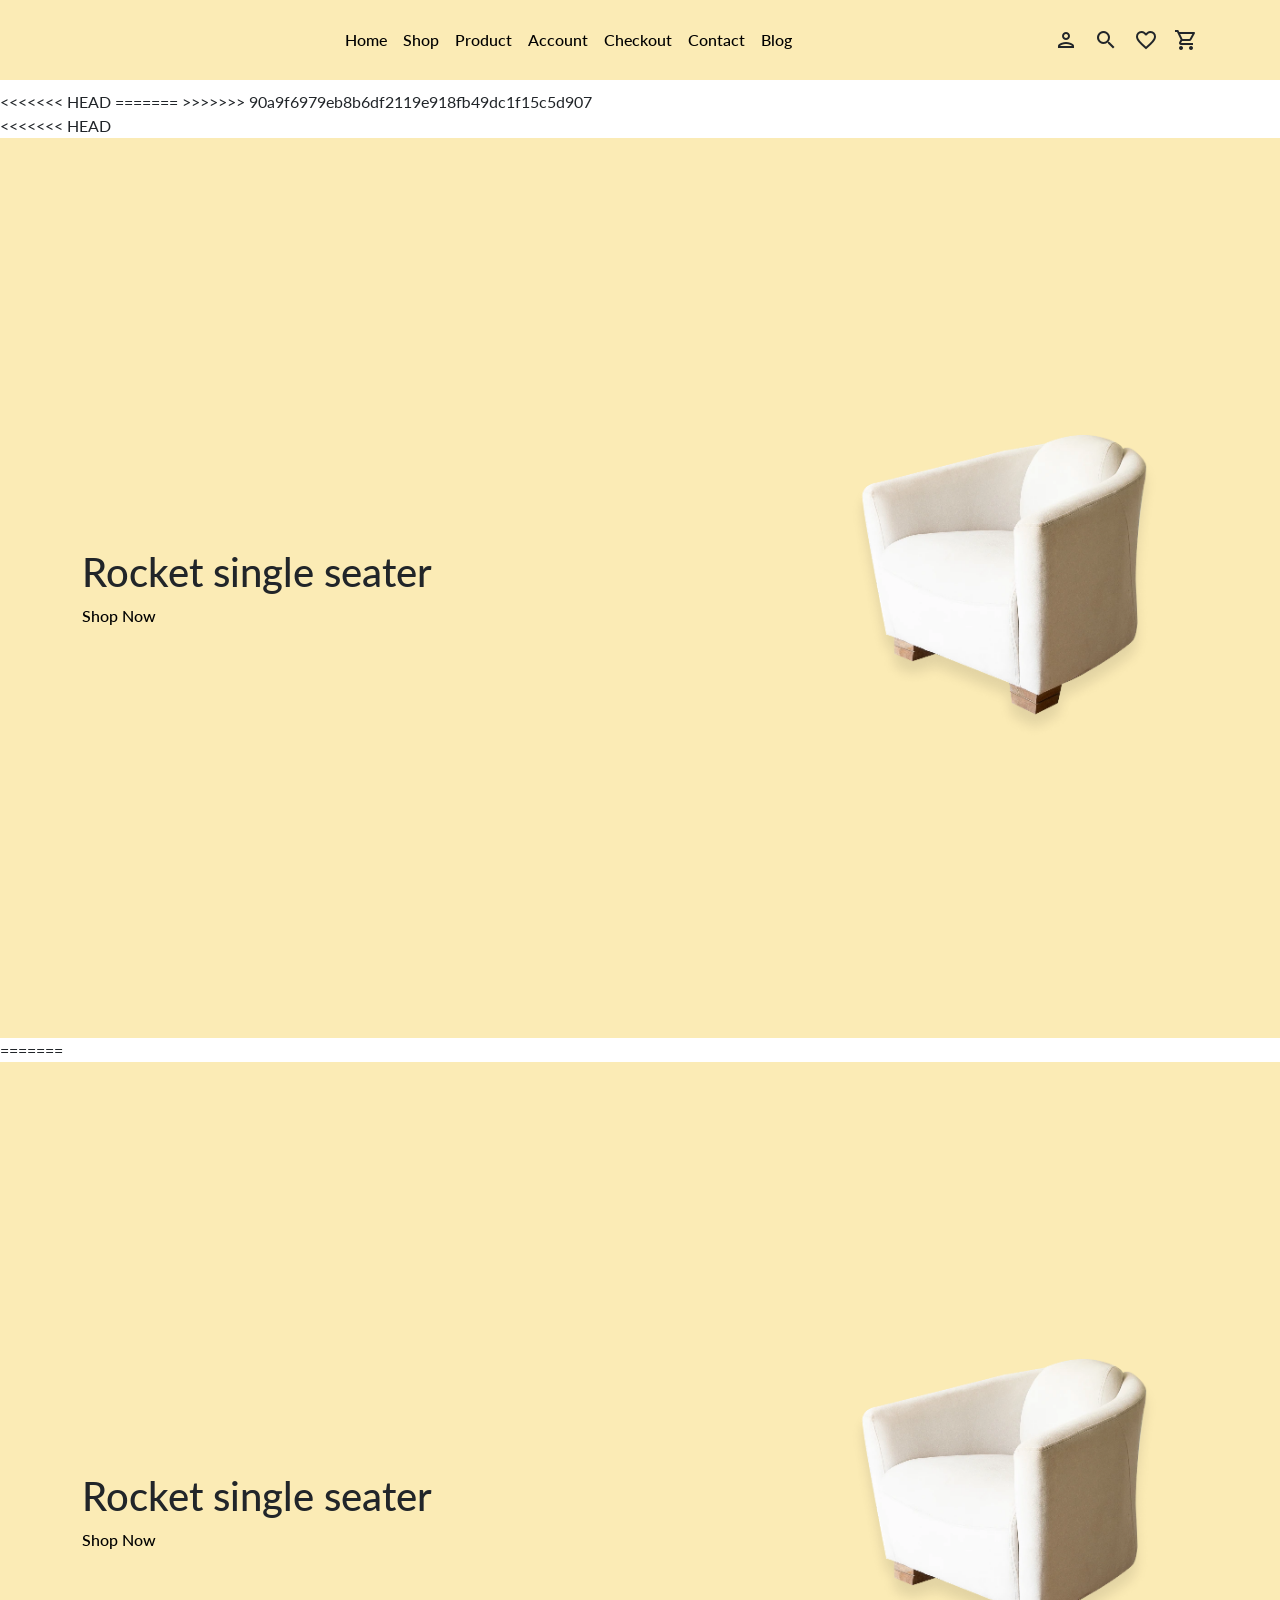
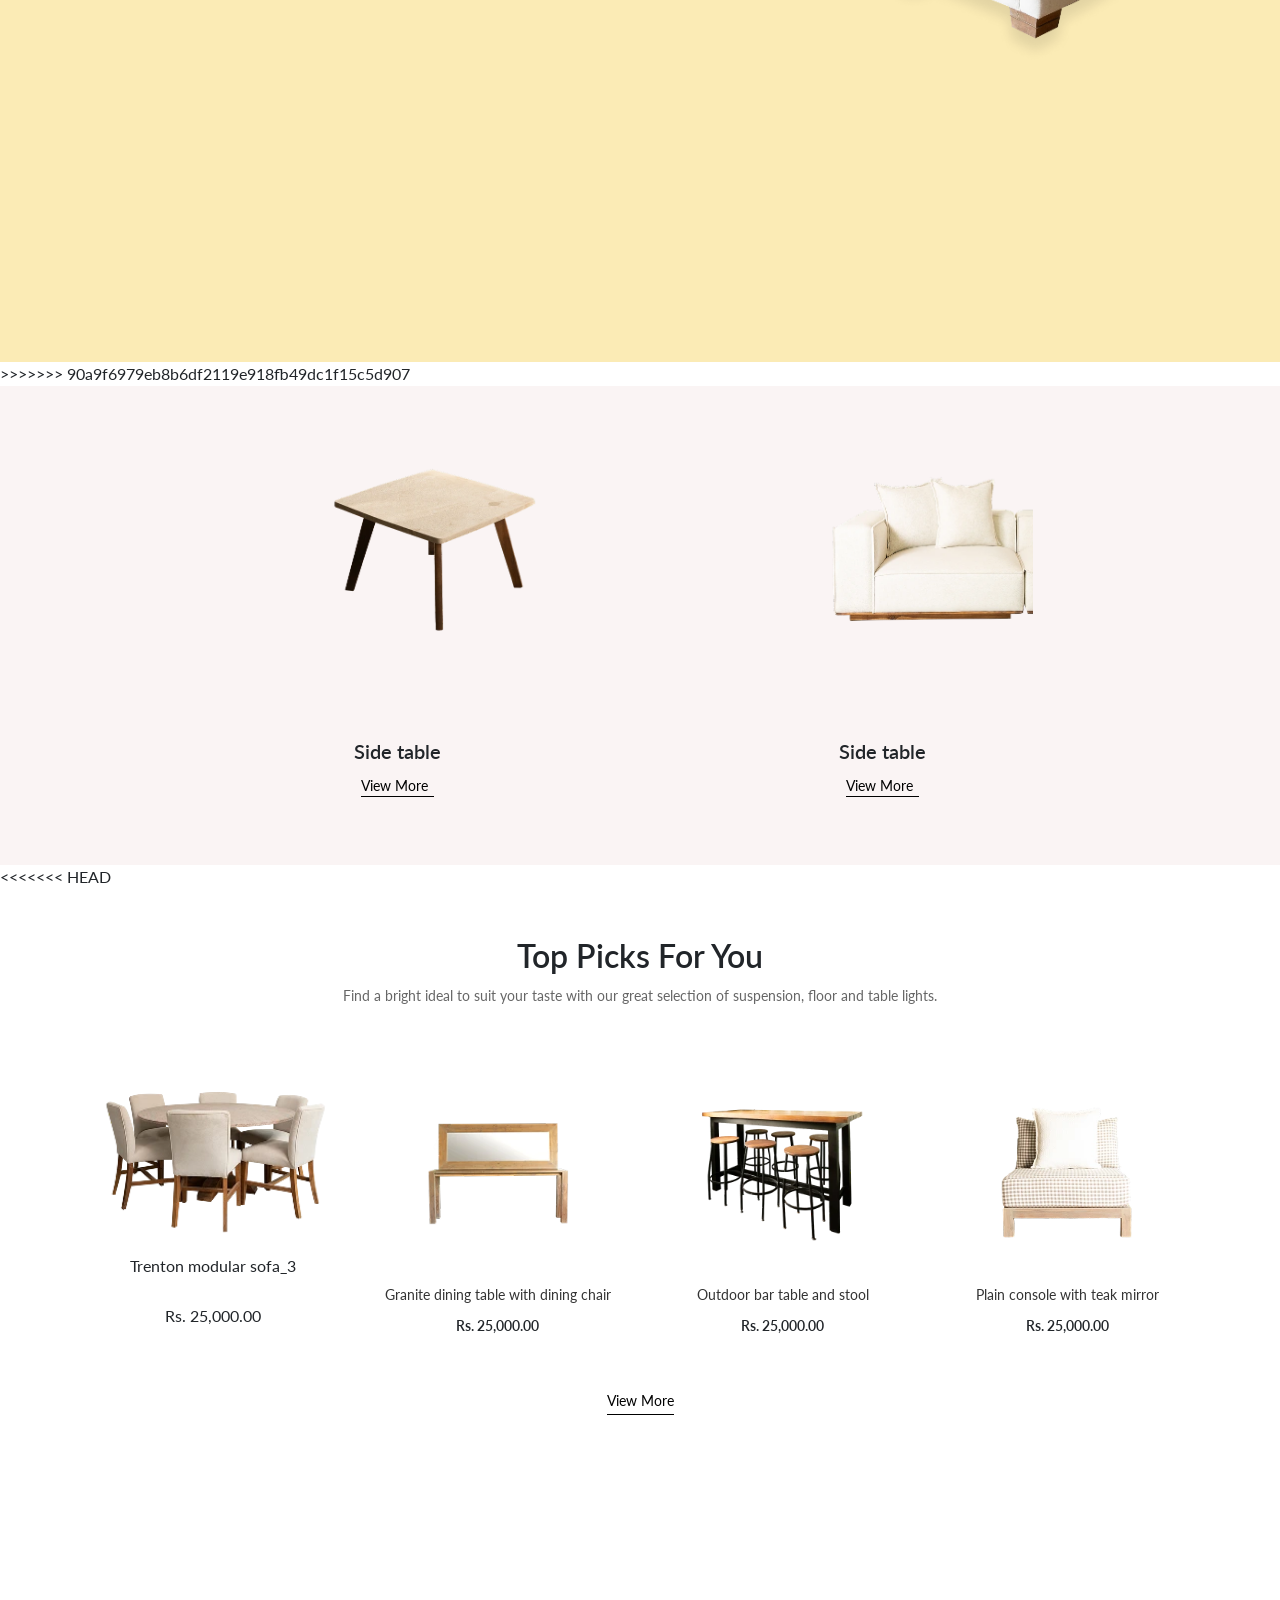
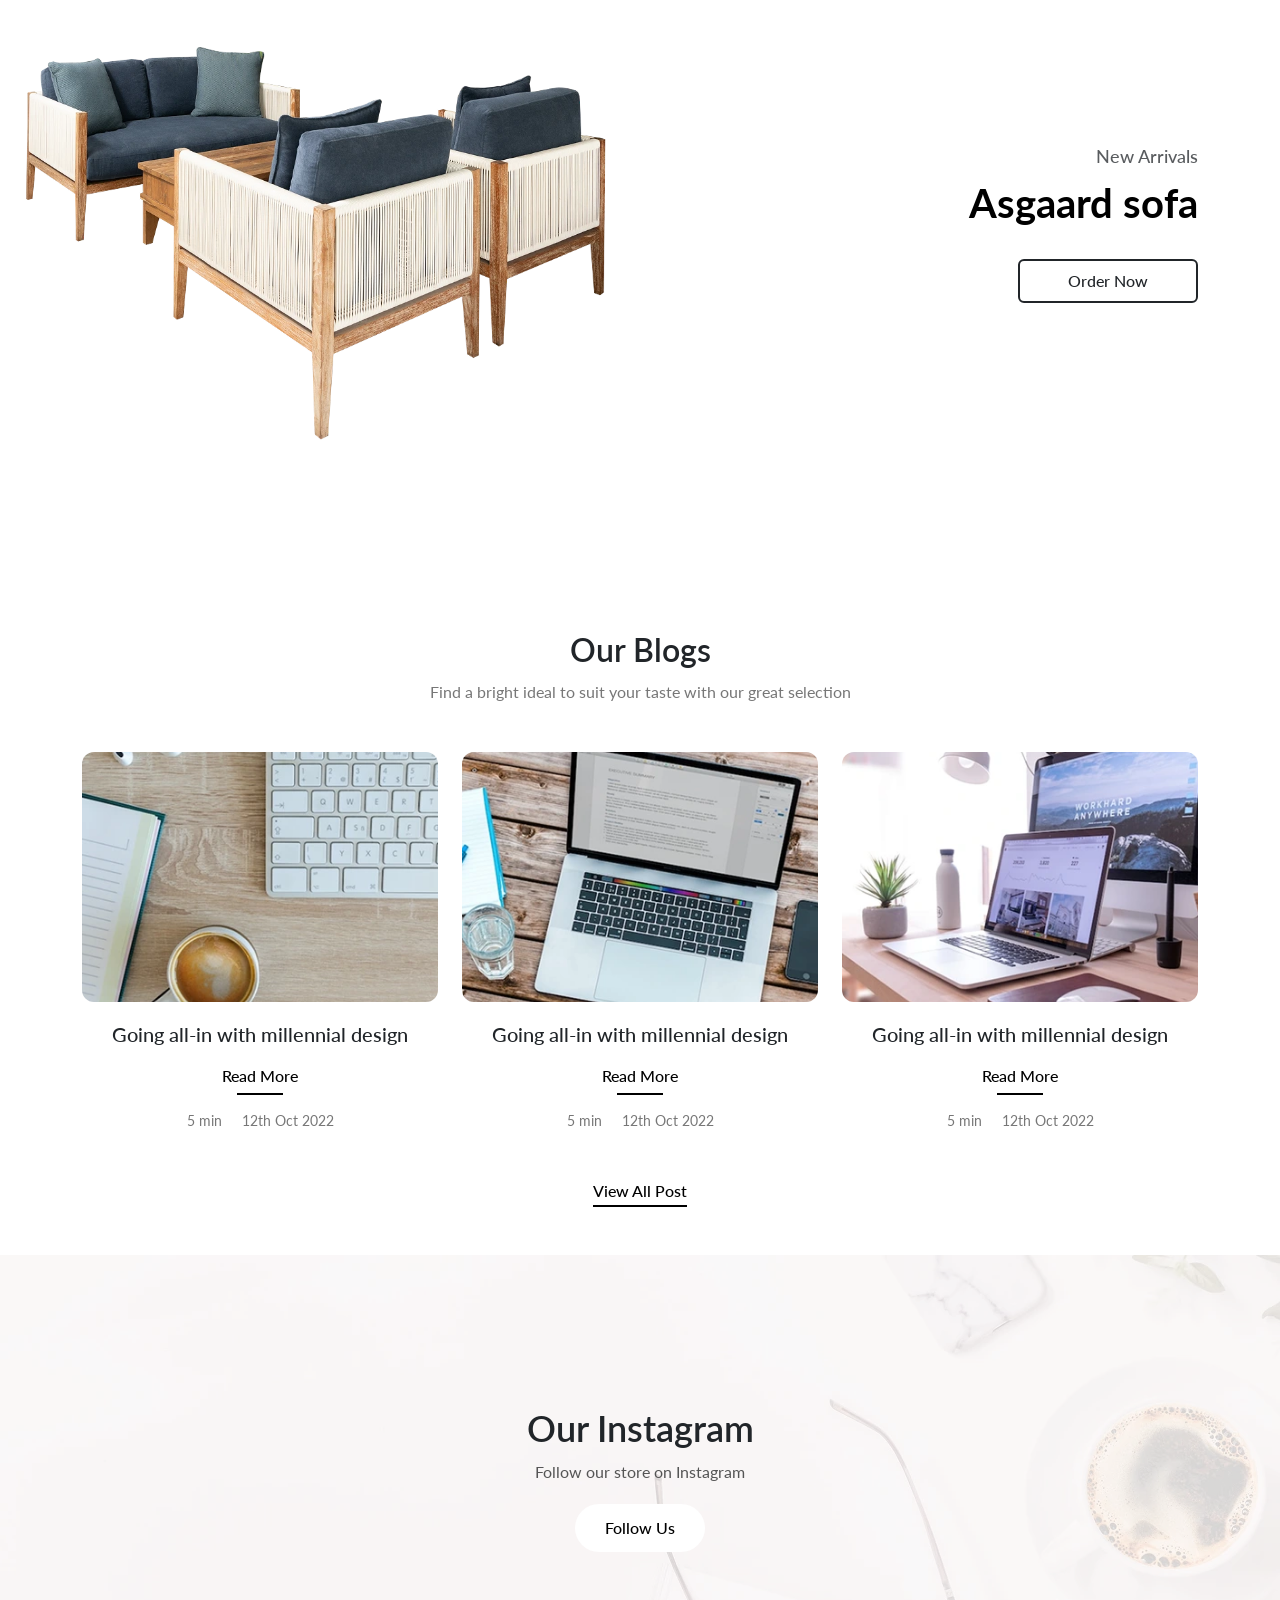
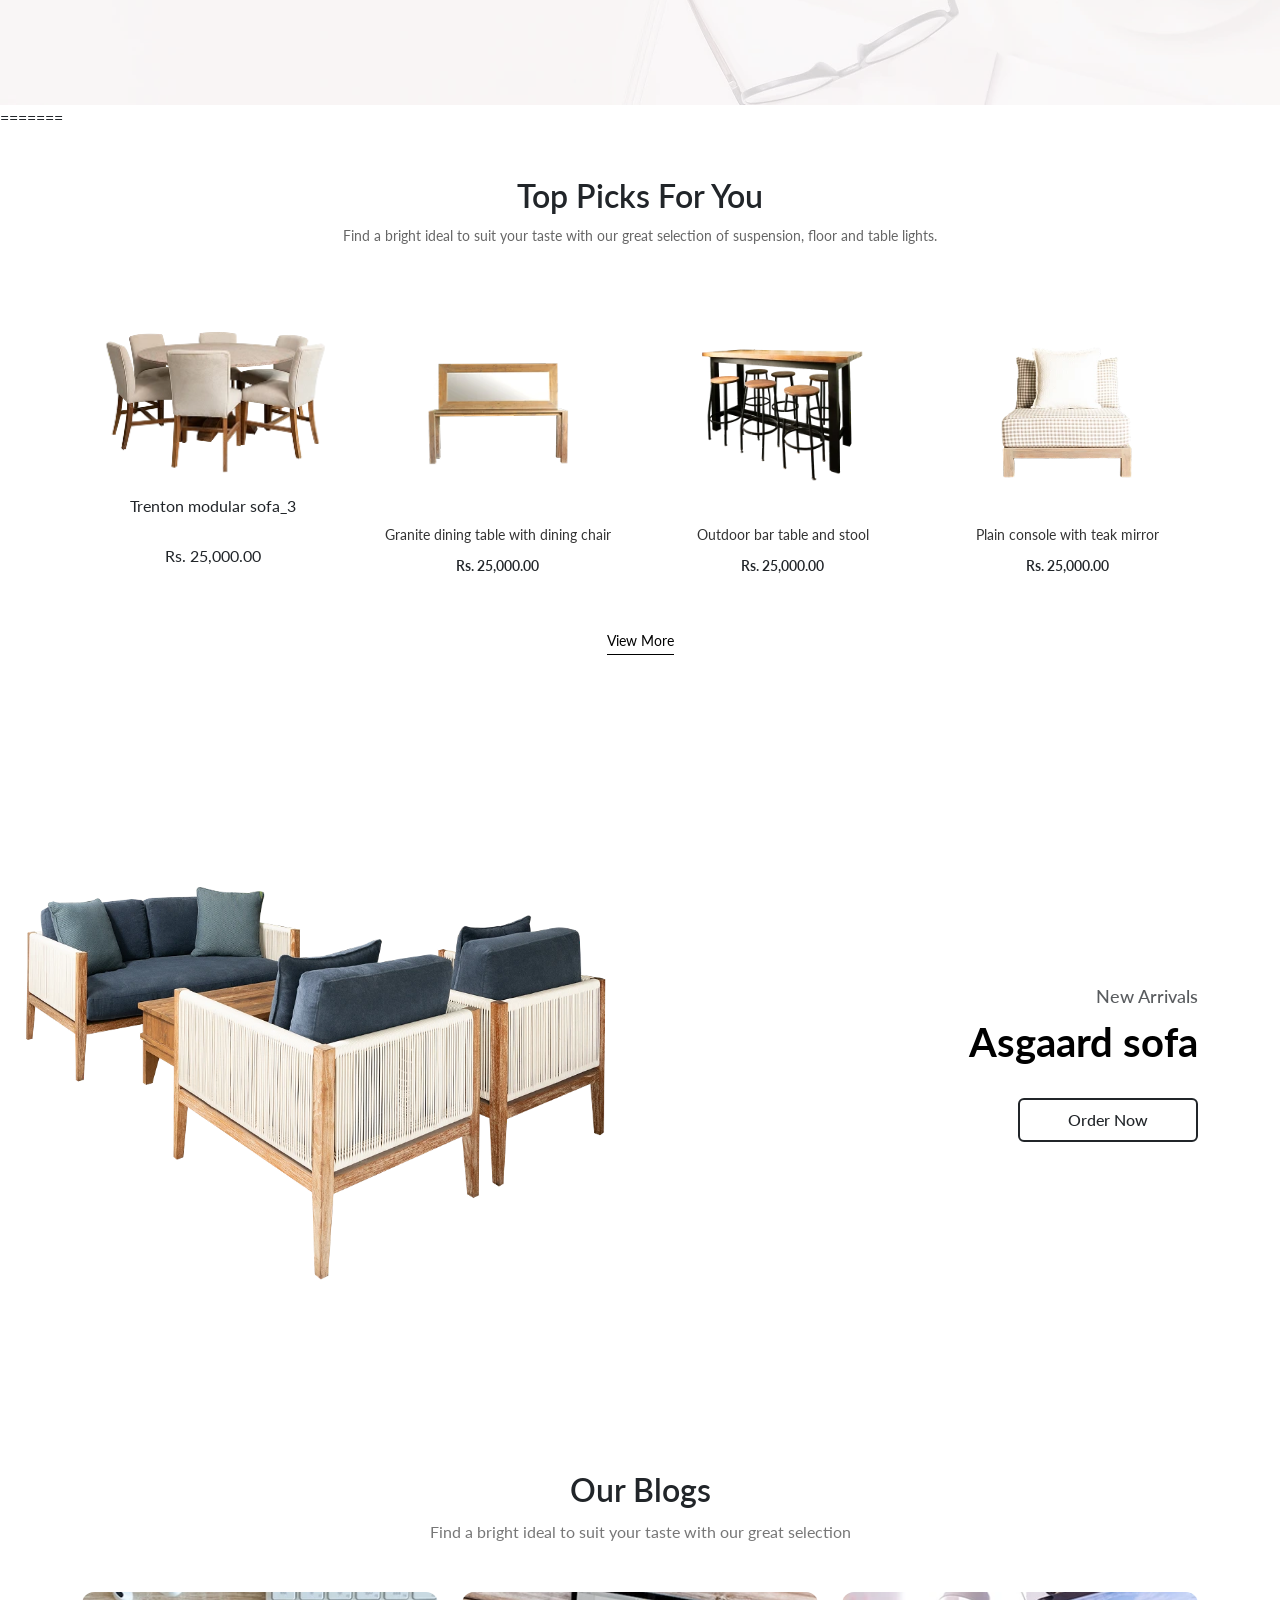
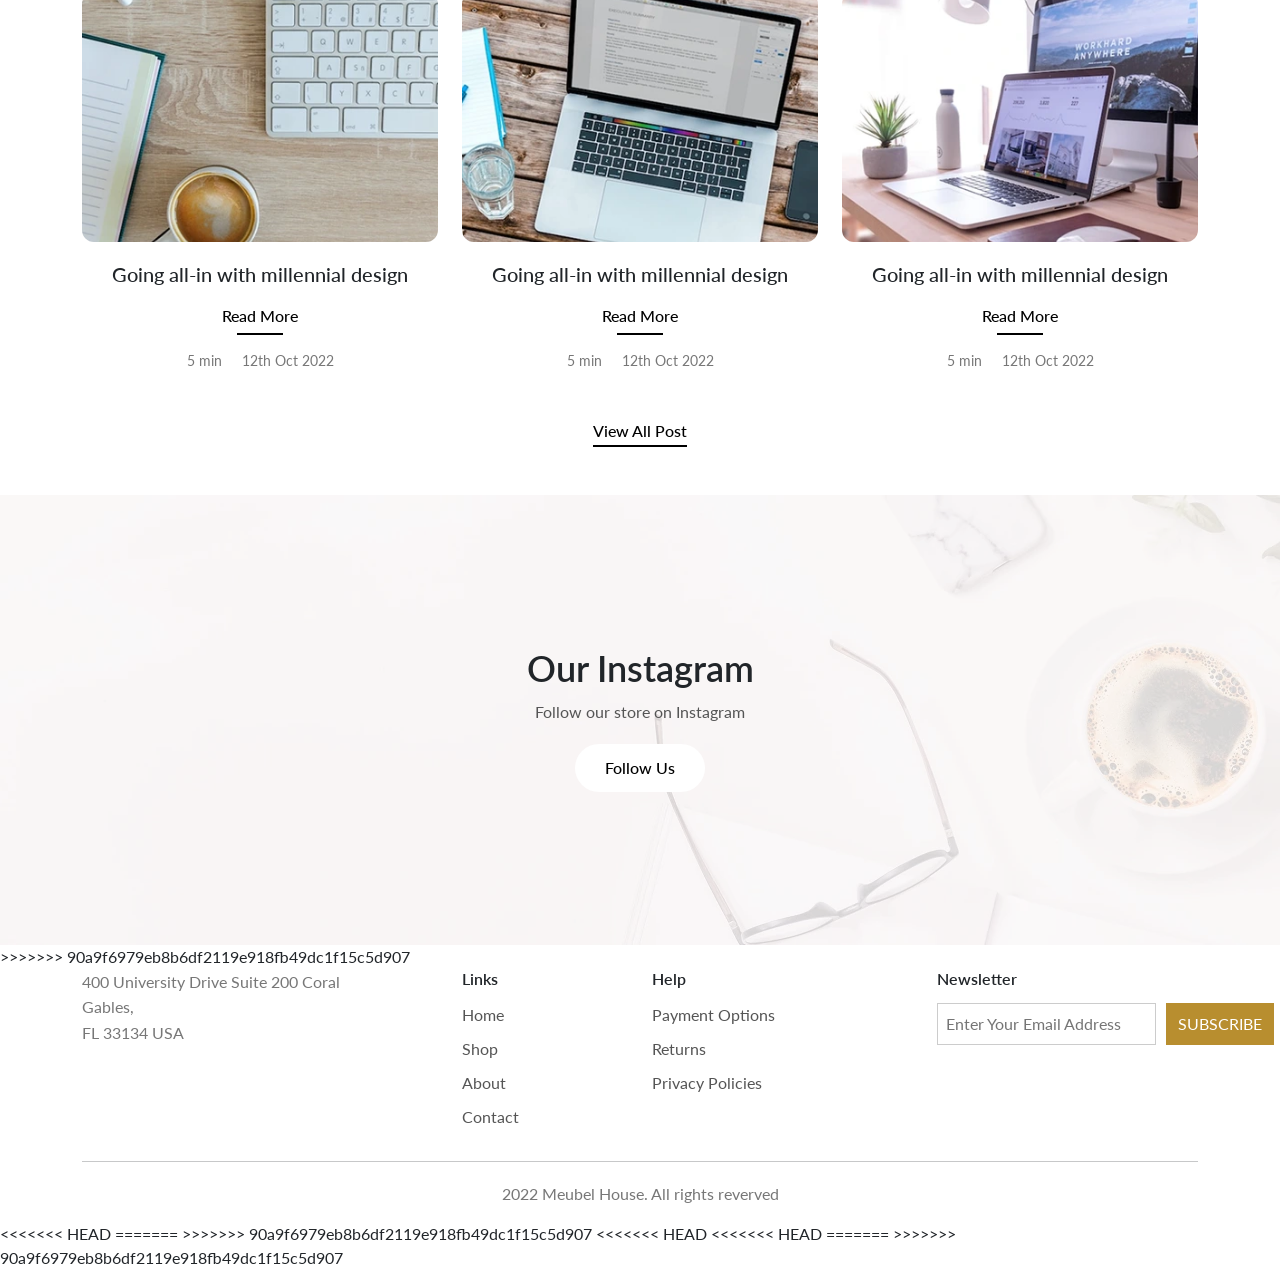
<file: index.html>
<!DOCTYPE html>
<html lang="en">

<head>
  <meta charset="UTF-8">
  <meta name="viewport" content="width=device-width, initial-scale=1.0">
  <title>Document</title>

  <link href="https://cdn.jsdelivr.net/npm/bootstrap@5.3.8/dist/css/bootstrap.min.css" rel="stylesheet"
    integrity="sha384-sRIl4kxILFvY47J16cr9ZwB07vP4J8+LH7qKQnuqkuIAvNWLzeN8tE5YBujZqJLB" crossorigin="anonymous">

  <link rel="preconnect" href="https://fonts.googleapis.com">
  <link rel="preconnect" href="https://fonts.gstatic.com" crossorigin>
  <link
    href="https://fonts.googleapis.com/css2?family=Lato:ital,wght@0,100;0,300;0,400;0,700;0,900;1,100;1,300;1,400;1,700;1,900&display=swap"
    rel="stylesheet">
  <link href="https://fonts.googleapis.com/icon?family=Material+Icons+Outlined" rel="stylesheet">
  <link rel="stylesheet" href="./assets/css/main.css">

</head>

<body>
<<<<<<< HEAD
=======
 
>>>>>>> 90a9f6979eb8b6df2119e918fb49dc1f15c5d907
  <header>
    <nav class="navbar navbar-expand-lg fixed-top custom-navbar">
      <div class="container">


        <button class="navbar-toggler" type="button" data-bs-toggle="collapse" data-bs-target="#navbarNav">
          <span class="navbar-toggler-icon"></span>
        </button>

        <div class="collapse navbar-collapse" id="navbarNav">

<ul class="navbar-nav mx-auto">
  <li class="nav-item">
    <a class="nav-link" href="index.html">Home</a>
  </li>

  <li class="nav-item">
    <a class="nav-link" href="shop.html">Shop</a>
  </li>

  <li class="nav-item">
    <a class="nav-link" href="single.html">Product</a>
  </li>

  <li class="nav-item">
    <a class="nav-link" href="account.html">Account</a>
  </li>

  <li class="nav-item">
    <a class="nav-link" href="check.html">Checkout</a>
  </li>

  <li class="nav-item">
    <a class="nav-link" href="contact.html">Contact</a>
  </li>

  <li class="nav-item">
    <a class="nav-link" href="blog.html">Blog</a>
  </li>
</ul>

          <div class="navbar-icons d-flex gap-3">
            <span class="material-icons-outlined">person</span>
            <span class="material-icons-outlined">search</span>
            <span class="material-icons-outlined">favorite_border</span>
            <span class="material-icons-outlined">shopping_cart</span>
          </div>

        </div>
      </div>
    </nav>
  </header>


  <main>

<<<<<<< HEAD
    <section class="hero">
      <div class="container d-flex align-items-center justify-content-between">

        <div class="hero-content">
          <h1>Rocket single seater</h1>
          <a href="#">Shop Now</a>
        </div>

        <div class="hero-image">
          <img src="./assets/img/home/Rocket single seater 1.webp" alt="chair">
        </div>

      </div>
    </section>
=======
   <section class="hero">
  <div class="container d-flex align-items-center justify-content-between">

    <div class="hero-content">
      <h1>Rocket single seater</h1>
      <a href="#">Shop Now</a>
    </div>

    <div class="hero-image">
      <img src="./assets/img/home/Rocket single seater 1.webp" alt="chair">
    </div>

  </div>
</section>
>>>>>>> 90a9f6979eb8b6df2119e918fb49dc1f15c5d907

    <section class="product-section py-5">
      <div class="container">
        <div class="row justify-content-center g-5">

          <div class="col-md-6 col-lg-5">
            <div class="product-card text-center">
              <img src="./assets/img/home/Granite square.webp" alt="Side table" class="img-fluid product-img" />
              <h3 class="product-title">Side table</h3>
              <a href="#" class="product-link">
                View More <i class="bi bi-arrow-right"></i>
              </a>
            </div>
          </div>

          <div class="col-md-6 col-lg-5">
            <div class="product-card text-center">
              <img src="./assets/img/home/Cloud sofa.webp" alt="Sofa" class="img-fluid product-img" />
              <h3 class="product-title">Side table</h3>
              <a href="#" class="product-link">
                View More <i class="bi bi-arrow-right"></i>
              </a>
            </div>
          </div>

        </div>
      </div>
    </section>


<<<<<<< HEAD
    <section class="zeno-picks-wrapper py-5">
      <div class="container text-center">

        <h1 class="zeno-picks-title">Top Picks For You</h1>
        <p class="zeno-picks-subtitle">
          Find a bright ideal to suit your taste with our great selection of suspension, floor and table lights.
        </p>

        <div class="row zeno-products-row mt-5">

          <div class="col-lg-3 col-md-6 col-sm-12 mb-4">
            <div class="zeno-product-card">
              <img src="./assets/img/chair/Granite dining.webp" class="zeno-product-img">
              <p>Trenton modular sofa_3</p>
              <span>Rs. 25,000.00</span>
            </div>
          </div>

          <div class="col-lg-3 col-md-6 col-sm-12 mb-4">
            <div class="zeno-product-card">
              <img src="./assets/img/chair/Mask.webp" class="zeno-product-img">
              <p class="zeno-product-name">Granite dining table with dining chair</p>
              <span class="zeno-product-price">Rs. 25,000.00</span>
            </div>
          </div>

          <div class="col-lg-3 col-md-6 col-sm-12 mb-4">
            <div class="zeno-product-card">
              <img src="./assets/img/chair/modular.webp" class="zeno-product-img">
              <p class="zeno-product-name">Outdoor bar table and stool</p>
              <span class="zeno-product-price">Rs. 25,000.00</span>
            </div>
          </div>

          <div class="col-lg-3 col-md-6 col-sm-12 mb-4">
            <div class="zeno-product-card">
              <img src="./assets/img/chair/Trenton .webp" class="zeno-product-img">
              <p class="zeno-product-name">Plain console with teak mirror</p>
              <span class="zeno-product-price">Rs. 25,000.00</span>
            </div>
          </div>

        </div>

        <a href="#" class="zeno-view-more">View More</a>

      </div>
    </section>

    <section class="order d-flex align-items-center">
      <div class="container">
        <div class="row justify-content-end">
          <div class="col-lg-5 col-md-6 col-sm-8">
            <div class="order-content text-start text-md-end">
              <p class="text-muted mb-2">New Arrivals</p>
              <h2 class="display-4 fw-bold mb-3">Asgaard sofa</h2>
              <button class="btn btn-outline-dark mt-3 px-5 py-2">Order Now</button>
            </div>
          </div>
        </div>
      </div>
    </section>

    <section class="blogs-section py-5">

      <div class="container">


        <div class="text-center mb-5">
          <h2 class="blogs-title">Our Blogs</h2>
          <p class="blogs-subtitle">
            Find a bright ideal to suit your taste with our great selection
          </p>
        </div>

        <div class="row g-4">

          <div class="col-lg-4 col-md-6 col-12">
            <div class="blog-card">

              <img src="./assets/img/chair/lumina.webp" class="img-fluid">

              <h5 class="blog-text">
                Going all-in with millennial design
              </h5>

              <a href="#" class="read-more">Read More</a>

              <div class="blog-info">
                <span><i class="bi bi-clock"></i> 5 min</span>
                <span><i class="bi bi-calendar"></i> 12th Oct 2022</span>
              </div>

            </div>
          </div>


          <div class="col-lg-4 col-md-6 col-12">
            <div class="blog-card">

              <img src="./assets/img/chair/visionary.webp" class="img-fluid">

              <h5 class="blog-text">
                Going all-in with millennial design
              </h5>

              <a href="#" class="read-more">Read More</a>

              <div class="blog-info">
                <span><i class="bi bi-clock"></i> 5 min</span>
                <span><i class="bi bi-calendar"></i> 12th Oct 2022</span>
              </div>

            </div>
          </div>


          <div class="col-lg-4 col-md-6 col-12">
            <div class="blog-card">

              <img src="./assets/img/chair/artist.webp" class="img-fluid">

              <h5 class="blog-text">
                Going all-in with millennial design
              </h5>

              <a href="#" class="read-more">Read More</a>

              <div class="blog-info">
                <span><i class="bi bi-clock"></i> 5 min</span>
                <span><i class="bi bi-calendar"></i> 12th Oct 2022</span>
              </div>

            </div>
          </div>

        </div>


        <div class="text-center mt-5">
          <a href="#" class="view-post">View All Post</a>
        </div>

      </div>

    </section>

    <section class="instagram-section d-flex align-items-center justify-content-center text-center">

      <div class="container">

        <h2 class="instagram-title">Our Instagram</h2>

        <p class="instagram-subtitle">
          Follow our store on Instagram
        </p>

        <a href="#" class="instagram-btn">
          Follow Us
        </a>

      </div>

    </section>

  </main>
=======
  <section class="zeno-picks-wrapper py-5">
  <div class="container text-center">

    <h1 class="zeno-picks-title">Top Picks For You</h1>
    <p class="zeno-picks-subtitle">
      Find a bright ideal to suit your taste with our great selection of suspension, floor and table lights.
    </p>

    <div class="row zeno-products-row mt-5">

      <div class="col-lg-3 col-md-6 col-sm-12 mb-4">
        <div class="zeno-product-card">
          <img src="./assets/img/chair/Granite dining.webp"class="zeno-product-img">
          <p>Trenton modular sofa_3</p>
          <span>Rs. 25,000.00</span>
        </div>
      </div>

      <div class="col-lg-3 col-md-6 col-sm-12 mb-4">
        <div class="zeno-product-card">
          <img src="./assets/img/chair/Mask.webp" class="zeno-product-img">
          <p class="zeno-product-name">Granite dining table with dining chair</p>
          <span class="zeno-product-price">Rs. 25,000.00</span>
        </div>
      </div>

      <div class="col-lg-3 col-md-6 col-sm-12 mb-4">
        <div class="zeno-product-card">
          <img src="./assets/img/chair/modular.webp" class="zeno-product-img">
          <p class="zeno-product-name">Outdoor bar table and stool</p>
          <span class="zeno-product-price">Rs. 25,000.00</span>
        </div>
      </div>

      <div class="col-lg-3 col-md-6 col-sm-12 mb-4">
        <div class="zeno-product-card">
          <img src="./assets/img/chair/Trenton .webp" class="zeno-product-img">
          <p class="zeno-product-name">Plain console with teak mirror</p>
          <span class="zeno-product-price">Rs. 25,000.00</span>
        </div>
      </div>

    </div>

    <a href="#" class="zeno-view-more">View More</a>

  </div>
</section>

 <section class="order d-flex align-items-center">
  <div class="container">
    <div class="row justify-content-end">
      <div class="col-lg-5 col-md-6 col-sm-8">
        <div class="order-content text-start text-md-end">
          <p class="text-muted mb-2">New Arrivals</p>
          <h2 class="display-4 fw-bold mb-3">Asgaard sofa</h2>
          <button class="btn btn-outline-dark mt-3 px-5 py-2">Order Now</button>
        </div>
      </div>
    </div>
  </div>
</section>

 <section class="blogs-section py-5">

<div class="container">

  
  <div class="text-center mb-5">
    <h2 class="blogs-title">Our Blogs</h2>
    <p class="blogs-subtitle">
      Find a bright ideal to suit your taste with our great selection
    </p>
  </div>

  <div class="row g-4">

    <div class="col-lg-4 col-md-6 col-12">
      <div class="blog-card">

        <img src="./assets/img/chair/lumina.webp" class="img-fluid">

        <h5 class="blog-text">
          Going all-in with millennial design
        </h5>

        <a href="#" class="read-more">Read More</a>

        <div class="blog-info">
          <span><i class="bi bi-clock"></i> 5 min</span>
          <span><i class="bi bi-calendar"></i> 12th Oct 2022</span>
        </div>

      </div>
    </div>


    <div class="col-lg-4 col-md-6 col-12">
      <div class="blog-card">

        <img src="./assets/img/chair/visionary.webp" class="img-fluid">

        <h5 class="blog-text">
          Going all-in with millennial design
        </h5>

        <a href="#" class="read-more">Read More</a>

        <div class="blog-info">
          <span><i class="bi bi-clock"></i> 5 min</span>
          <span><i class="bi bi-calendar"></i> 12th Oct 2022</span>
        </div>

      </div>
    </div>


    <div class="col-lg-4 col-md-6 col-12">
      <div class="blog-card">

        <img src="./assets/img/chair/artist.webp" class="img-fluid">

        <h5 class="blog-text">
          Going all-in with millennial design
        </h5>

        <a href="#" class="read-more">Read More</a>

        <div class="blog-info">
          <span><i class="bi bi-clock"></i> 5 min</span>
          <span><i class="bi bi-calendar"></i> 12th Oct 2022</span>
        </div>

      </div>
    </div>

  </div>


  <div class="text-center mt-5">
    <a href="#" class="view-post">View All Post</a>
  </div>

</div>

</section>

<section class="instagram-section d-flex align-items-center justify-content-center text-center">

  <div class="container">

    <h2 class="instagram-title">Our Instagram</h2>

    <p class="instagram-subtitle">
      Follow our store on Instagram
    </p>

    <a href="#" class="instagram-btn">
      Follow Us
    </a>

  </div>

</section>

>>>>>>> 90a9f6979eb8b6df2119e918fb49dc1f15c5d907

<footer class="footer-section">

<div class="container">

<div class="row gy-4">

  <div class="col-lg-4 col-md-12">
    <p class="footer-address">
      400 University Drive Suite 200 Coral <br>
      Gables, <br>
      FL 33134 USA
    </p>
  </div>


  <div class="col-lg-2 col-md-4 col-6">

    <h6 class="footer-title">Links</h6>

    <ul class="footer-links">
      <li>Home</li>
      <li>Shop</li>
      <li>About</li>
      <li>Contact</li>
    </ul>

  </div>


  <div class="col-lg-3 col-md-4 col-6">

    <h6 class="footer-title">Help</h6>

    <ul class="footer-links">
      <li>Payment Options</li>
      <li>Returns</li>
      <li>Privacy Policies</li>
    </ul>

  </div>


  <div class="col-lg-3 col-md-4 col-12">

    <h6 class="footer-title">Newsletter</h6>

    <div class="newsletter-box">

      <input type="email" placeholder="Enter Your Email Address">

      <button>SUBSCRIBE</button>

    </div>

  </div>
</div>

<hr>

<p class="footer-copy">
  2022 Meubel House. All rights reverved
</p>

</div>

</footer>

<<<<<<< HEAD
=======
 


 
>>>>>>> 90a9f6979eb8b6df2119e918fb49dc1f15c5d907




<<<<<<< HEAD


  <script src="https://cdn.jsdelivr.net/npm/bootstrap@5.3.8/dist/js/bootstrap.bundle.min.js"
=======
</main>



  <script src="https://cdn.jsdelivr.net/npm/bootstrap@5.3.8/dist/js/bootstrap.bundlein.js"
>>>>>>> 90a9f6979eb8b6df2119e918fb49dc1f15c5d907
    integrity="sha384-FKyoEForCGlyvwx9Hj09JcYn3nv7wiPVlz7YYwJrWVcXK/BmnVDxM+D2scQbITxI"
    crossorigin="anonymous"></script>
</body>

<<<<<<< HEAD
</html>
=======
</html>
>>>>>>> 90a9f6979eb8b6df2119e918fb49dc1f15c5d907
</file>
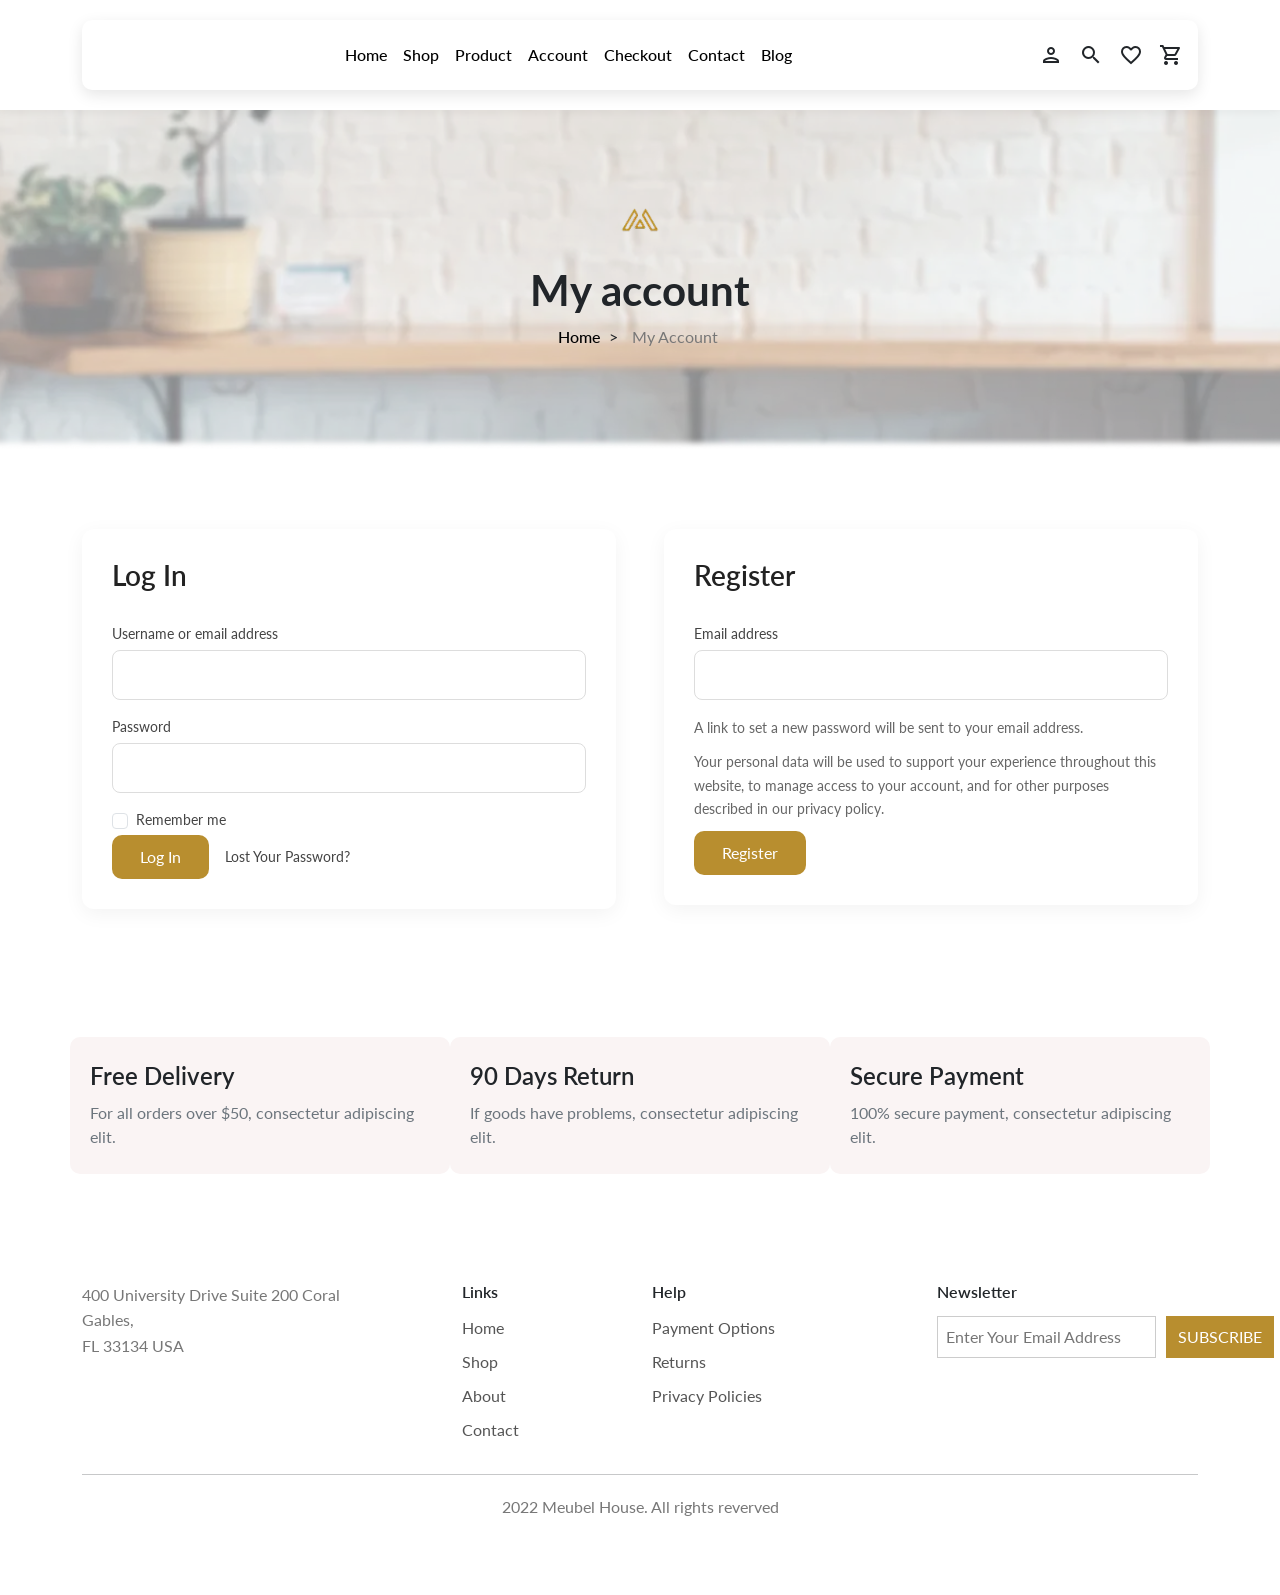
<file: account.html>
<!DOCTYPE html>
<html lang="en">

<head>
  <meta charset="UTF-8">
  <meta name="viewport" content="width=device-width, initial-scale=1.0">
  <title>Document</title>
  <link href="https://cdn.jsdelivr.net/npm/bootstrap@5.3.8/dist/css/bootstrap.min.css" rel="stylesheet"
    integrity="sha384-sRIl4kxILFvY47J16cr9ZwB07vP4J8+LH7qKQnuqkuIAvNWLzeN8tE5YBujZqJLB" crossorigin="anonymous">
  <link rel="preconnect" href="https://fonts.googleapis.com">
  <link rel="preconnect" href="https://fonts.gstatic.com" crossorigin>
  <link
    href="https://fonts.googleapis.com/css2?family=Lato:ital,wght@0,100;0,300;0,400;0,700;0,900;1,100;1,300;1,400;1,700;1,900&display=swap"
    rel="stylesheet">
  <link href="https://fonts.googleapis.com/icon?family=Material+Icons+Outlined" rel="stylesheet">
  <link rel="stylesheet" href="./assets/css/account.css">
</head>

<body>
  <header>
    <nav class="navbar navbar-expand-lg fixed-top custom-navbar">
      <div class="container">


        <button class="navbar-toggler" type="button" data-bs-toggle="collapse" data-bs-target="#navbarNav">
          <span class="navbar-toggler-icon"></span>
        </button>

        <div class="collapse navbar-collapse" id="navbarNav">

<ul class="navbar-nav mx-auto">
  <li class="nav-item">
    <a class="nav-link" href="index.html">Home</a>
  </li>

  <li class="nav-item">
    <a class="nav-link" href="shop.html">Shop</a>
  </li>

  <li class="nav-item">
    <a class="nav-link" href="single.html"> Product</a>
  </li>

  <li class="nav-item">
    <a class="nav-link" href="account.html">Account</a>
  </li>

  <li class="nav-item">
    <a class="nav-link" href="check.html">Checkout</a>
  </li>

  <li class="nav-item">
    <a class="nav-link" href="contact.html">Contact</a>
  </li>

  <li class="nav-item">
    <a class="nav-link" href="blog.html">Blog</a>
  </li>
</ul>
          <div class="navbar-icons d-flex gap-3">
            <span class="material-icons-outlined">person</span>
            <span class="material-icons-outlined">search</span>
            <span class="material-icons-outlined">favorite_border</span>
            <span class="material-icons-outlined">shopping_cart</span>
          </div>

        </div>
      </div>
    </nav>
  </header>

  <main>
    <section class="account-hero text-center">

      <div class="container">

        <img src="./assets/img/shop/logo.webp" class="shop-logo" alt="logo">

        <h1 class="account-title">My account</h1>

        <div class="breadcrumb-custom">
          <a href="index.html">Home</a>
          <span> ></span>
          <span class="active">My Account</span>
        </div>

      </div>

    </section>

    <section class="account-section">
      <div class="container">

        <div class="row g-5">

          <div class="col-lg-6 col-md-12">
            <div class="account-box">

              <h2>Log In</h2>

              <form>

                <div class="mb-3">
                  <label>Username or email address</label>
                  <input type="text" class="form-control">
                </div>

                <div class="mb-3">
                  <label>Password</label>
                  <input type="password" class="form-control">
                </div>

                <div class="form-check">
                  <input class="form-check-input" type="checkbox">
                  <label class="form-check-label">Remember me</label>
                </div>

                <div class="d-flex align-items-center gap-3">
                  <button class="btn btn-outline-dark">Log In</button>
                  <a href="#">Lost Your Password?</a>
                </div>

              </form>

            </div>
          </div>


          <div class="col-lg-6 col-md-12">
            <div class="account-box">

              <h2>Register</h2>

              <form>

                <div class="mb-3">
                  <label>Email address</label>
                  <input type="email" class="form-control">
                </div>

                <p class="register-text">
                  A link to set a new password will be sent to your email address.
                </p>

                <p class="register-text">
                  Your personal data will be used to support your experience throughout this website,
                  to manage access to your account, and for other purposes described in our privacy policy.
                </p>

                <button class="btn btn-outline-dark">Register</button>

              </form>

            </div>
          </div>

        </div>

      </div>
    </section>

    <section class="Payment">
      <div class="container py-5">
        <div class="row">
          <div class="col-md-4 feature-item">
            <h3>Free Delivery</h3>
            <p>For all orders over $50, consectetur adipiscing elit.</p>
          </div>
          <div class="col-md-4 feature-item">
            <h3>90 Days Return</h3>
            <p>If goods have problems, consectetur adipiscing elit.</p>
          </div>
          <div class="col-md-4 feature-item">
            <h3>Secure Payment</h3>
            <p>100% secure payment, consectetur adipiscing elit.</p>
          </div>
        </div>
      </div>

    </section>

  </main>


  <footer class="footer-section">

    <div class="container">

      <div class="row gy-4">

        <div class="col-lg-4 col-md-12">
          <p class="footer-address">
            400 University Drive Suite 200 Coral <br>
            Gables, <br>
            FL 33134 USA
          </p>
        </div>


        <div class="col-lg-2 col-md-4 col-6">

          <h6 class="footer-title">Links</h6>

          <ul class="footer-links">
            <li>Home</li>
            <li>Shop</li>
            <li>About</li>
            <li>Contact</li>
          </ul>

        </div>


        <div class="col-lg-3 col-md-4 col-6">

          <h6 class="footer-title">Help</h6>

          <ul class="footer-links">
            <li>Payment Options</li>
            <li>Returns</li>
            <li>Privacy Policies</li>
          </ul>

        </div>


        <div class="col-lg-3 col-md-4 col-12">

          <h6 class="footer-title">Newsletter</h6>

          <div class="newsletter-box">

            <input type="email" placeholder="Enter Your Email Address">

            <button>SUBSCRIBE</button>

          </div>

        </div>
      </div>

      <hr>

      <p class="footer-copy">
        2022 Meubel House. All rights reverved
      </p>

    </div>

  </footer>


  <script src="https://cdn.jsdelivr.net/npm/bootstrap@5.3.8/dist/js/bootstrap.bundle.min.js"
    integrity="sha384-FKyoEForCGlyvwx9Hj09JcYn3nv7wiPVlz7YYwJrWVcXK/BmnVDxM+D2scQbITxI"
    crossorigin="anonymous"></script>

</body>

</html>
</file>
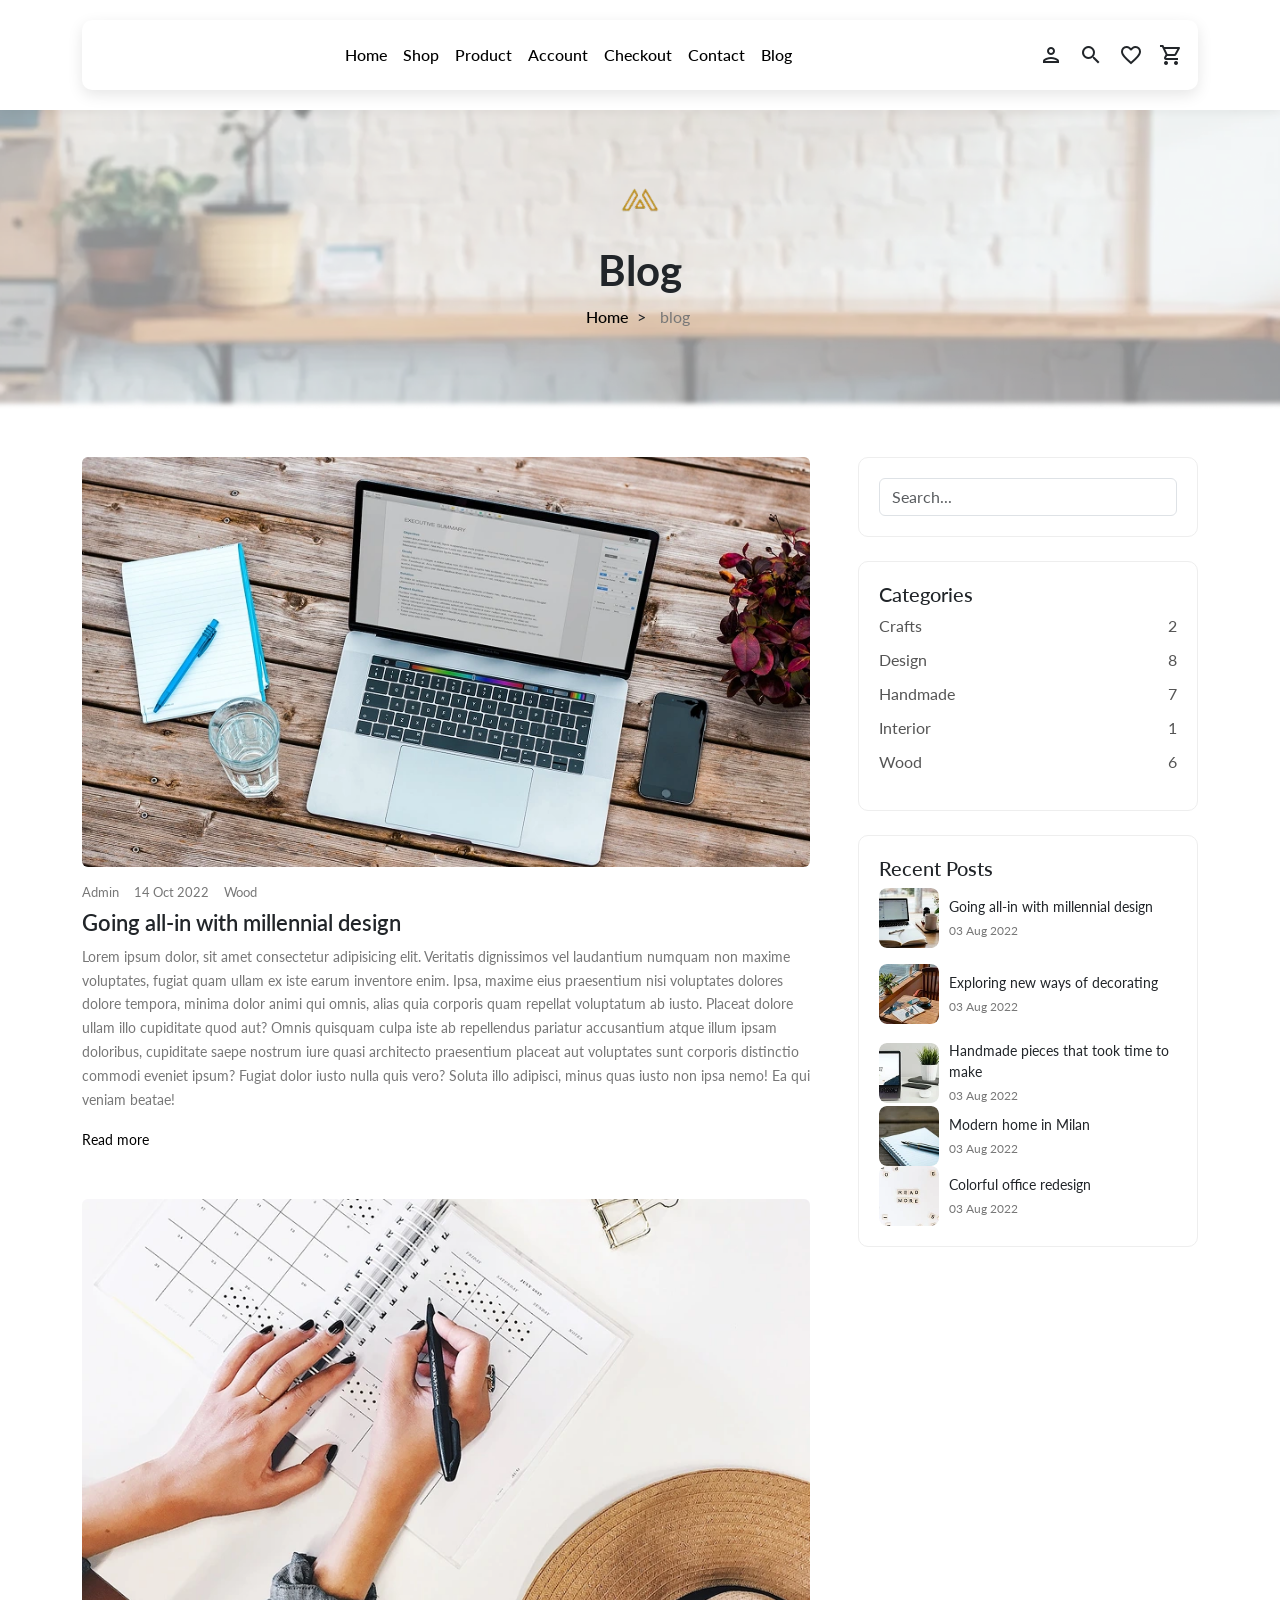
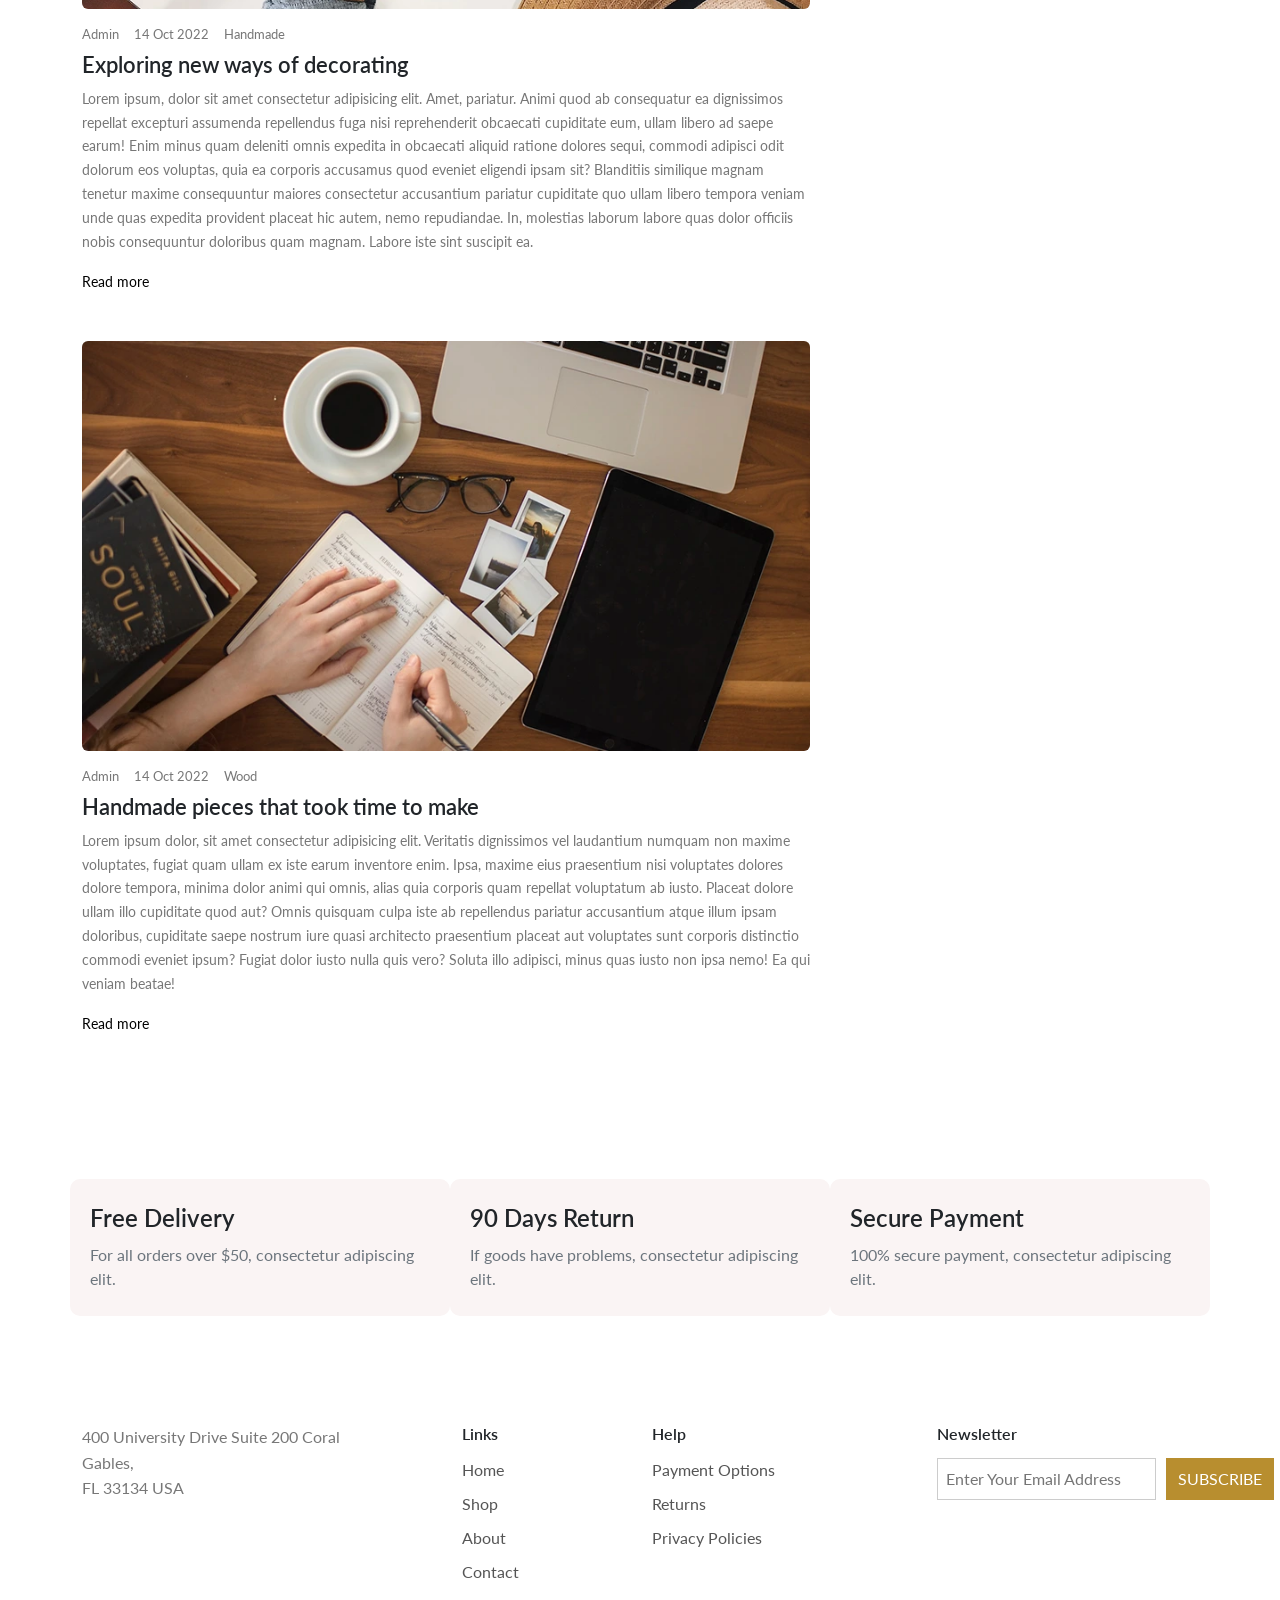
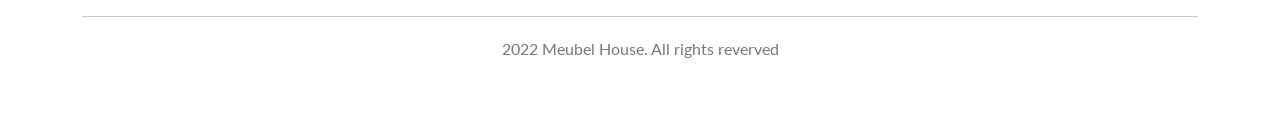
<file: blog.html>
<!DOCTYPE html>
<html lang="en">
<head>
    <meta charset="UTF-8">
    <meta name="viewport" content="width=device-width, initial-scale=1.0">
    <title>Document</title>
      <link href="https://cdn.jsdelivr.net/npm/bootstrap@5.3.8/dist/css/bootstrap.min.css" rel="stylesheet"
    integrity="sha384-sRIl4kxILFvY47J16cr9ZwB07vP4J8+LH7qKQnuqkuIAvNWLzeN8tE5YBujZqJLB" crossorigin="anonymous">

  <link rel="preconnect" href="https://fonts.googleapis.com">
  <link rel="preconnect" href="https://fonts.gstatic.com" crossorigin>
  <link
    href="https://fonts.googleapis.com/css2?family=Lato:ital,wght@0,100;0,300;0,400;0,700;0,900;1,100;1,300;1,400;1,700;1,900&display=swap"
    rel="stylesheet">
  <link href="https://fonts.googleapis.com/icon?family=Material+Icons+Outlined" rel="stylesheet">
  <link rel="stylesheet" href="./assets/css/blog.css">


</head>
<body>
      <header>
    <nav class="navbar navbar-expand-lg fixed-top custom-navbar">
      <div class="container">


        <button class="navbar-toggler" type="button" data-bs-toggle="collapse" data-bs-target="#navbarNav">
          <span class="navbar-toggler-icon"></span>
        </button>

        <div class="collapse navbar-collapse" id="navbarNav">

<ul class="navbar-nav mx-auto">
  <li class="nav-item">
    <a class="nav-link" href="index.html">Home</a>
  </li>

  <li class="nav-item">
    <a class="nav-link" href="shop.html">Shop</a>
  </li>

  <li class="nav-item">
    <a class="nav-link" href="single.html"> Product</a>
  </li>

  <li class="nav-item">
    <a class="nav-link" href="account.html">Account</a>
  </li>

  <li class="nav-item">
    <a class="nav-link" href="check.html">Checkout</a>
  </li>

  <li class="nav-item">
    <a class="nav-link" href="contact.html">Contact</a>
  </li>

  <li class="nav-item">
    <a class="nav-link" href="blog.html">Blog</a>
  </li>
</ul>

          <div class="navbar-icons d-flex gap-3">
            <span class="material-icons-outlined">person</span>
            <span class="material-icons-outlined">search</span>
            <span class="material-icons-outlined">favorite_border</span>
            <span class="material-icons-outlined">shopping_cart</span>
          </div>

        </div>
      </div>
    </nav>
  </header>

  <main>
    
        <section class="blog-hero text-center">

      <div class="container">

        <img src="./assets/img/shop/logo.webp" class="shop-logo" alt="logo">

        <h1 class="blog-title">Blog</h1>

        <div class="breadcrumb-custom">
          <a href="index.html">Home</a>
          <span> ></span>
          <span class="active">blog</span>
        </div>

      </div>

    </section>


    <section class="categories-section py-5">
  <div class="container">
    <div class="row g-5">

      <div class="col-lg-8">

        <div class="blog-card mb-5">
          <img src="./assets/img/blog/alert.webp" class="img-fluid rounded">

          <div class="blog-meta mt-3">
            <span>Admin</span>
            <span>14 Oct 2022</span>
            <span>Wood</span>
          </div>

          <h3 class="blog-title mt-2">Going all-in with millennial design</h3>

          <p class="blog-desc">
            Lorem ipsum dolor, sit amet consectetur adipisicing elit. Veritatis dignissimos vel laudantium numquam non maxime voluptates, fugiat quam ullam ex iste earum inventore enim. Ipsa, maxime eius praesentium nisi voluptates dolores dolore tempora, minima dolor animi qui omnis, alias quia corporis quam repellat voluptatum ab iusto. Placeat dolore ullam illo cupiditate quod aut? Omnis quisquam culpa iste ab repellendus pariatur accusantium atque illum ipsam doloribus, cupiditate saepe nostrum iure quasi architecto praesentium placeat aut voluptates sunt corporis distinctio commodi eveniet ipsum? Fugiat dolor iusto nulla quis vero? Soluta illo adipisci, minus quas iusto non ipsa nemo! Ea qui veniam beatae!
          </p>

          <a href="#" class="read-more">Read more</a>
        </div>

        <div class="blog-card mb-5">
          <img src="./assets/img/blog/grow.webp" class="img-fluid rounded">

          <div class="blog-meta mt-3">
            <span>Admin</span>
            <span>14 Oct 2022</span>
            <span>Handmade</span>
          </div>

          <h3 class="blog-title mt-2">Exploring new ways of decorating</h3>

          <p class="blog-desc">
            Lorem ipsum, dolor sit amet consectetur adipisicing elit. Amet, pariatur. Animi quod ab consequatur ea dignissimos repellat excepturi assumenda repellendus fuga nisi reprehenderit obcaecati cupiditate eum, ullam libero ad saepe earum! Enim minus quam deleniti omnis expedita in obcaecati aliquid ratione dolores sequi, commodi adipisci odit dolorum eos voluptas, quia ea corporis accusamus quod eveniet eligendi ipsam sit? Blanditiis similique magnam tenetur maxime consequuntur maiores consectetur accusantium pariatur cupiditate quo ullam libero tempora veniam unde quas expedita provident placeat hic autem, nemo repudiandae. In, molestias laborum labore quas dolor officiis nobis consequuntur doloribus quam magnam. Labore iste sint suscipit ea.
          </p>

          <a href="#" class="read-more">Read more</a>
        </div>


        <div class="blog-card mb-5">
          <img src="./assets/img/blog/group.webp" class="img-fluid rounded">

          <div class="blog-meta mt-3">
            <span>Admin</span>
            <span>14 Oct 2022</span>
            <span>Wood</span>
          </div>

          <h3 class="blog-title mt-2">Handmade pieces that took time to make</h3>

          <p class="blog-desc">
            Lorem ipsum dolor, sit amet consectetur adipisicing elit. Veritatis dignissimos vel laudantium numquam non maxime voluptates, fugiat quam ullam ex iste earum inventore enim. Ipsa, maxime eius praesentium nisi voluptates dolores dolore tempora, minima dolor animi qui omnis, alias quia corporis quam repellat voluptatum ab iusto. Placeat dolore ullam illo cupiditate quod aut? Omnis quisquam culpa iste ab repellendus pariatur accusantium atque illum ipsam doloribus, cupiditate saepe nostrum iure quasi architecto praesentium placeat aut voluptates sunt corporis distinctio commodi eveniet ipsum? Fugiat dolor iusto nulla quis vero? Soluta illo adipisci, minus quas iusto non ipsa nemo! Ea qui veniam beatae!
          </p>

          <a href="#" class="read-more">Read more</a>
        </div>



      </div>

      <div class="col-lg-4">

        <div class="sidebar-box mb-4">
          <input type="text" class="form-control" placeholder="Search...">
        </div>

        <div class="sidebar-box mb-4">
          <h5>Categories</h5>
          <ul class="category-list">
            <li>Crafts <span>2</span></li>
            <li>Design <span>8</span></li>
            <li>Handmade <span>7</span></li>
            <li>Interior <span>1</span></li>
            <li>Wood <span>6</span></li>
          </ul>
        </div>

        <div class="sidebar-box">
          <h5>Recent Posts</h5>

          <div class="recent-post d-flex align-items-center mb-3">
            <img src="./assets/img/blog/cup.webp">
            <div>
              <p>Going all-in with millennial design</p>
              <span>03 Aug 2022</span>
            </div>
          </div>

          <div class="recent-post d-flex align-items-center mb-3">
            <img src="./assets/img/blog/lab.webp">
            <div>
              <p>Exploring new ways of decorating</p>
              <span>03 Aug 2022</span>
            </div>
          </div>

          <div class="recent-post d-flex align-items-center">
            <img src="./assets/img/blog/more.webp">
            <div>
              <p>Handmade pieces that took time to make</p>
              <span>03 Aug 2022</span>
            </div>
          </div>

                    <div class="recent-post d-flex align-items-center">
            <img src="./assets/img/blog/ram.webp">
            <div>
              <p>Modern home in Milan</p>
              <span>03 Aug 2022</span>
            </div>
          </div>

          <div class="recent-post d-flex align-items-center">
            <img src="./assets/img/blog/read.webp">
            <div>
              <p>Colorful office redesign</p>
              <span>03 Aug 2022</span>
            </div>
          </div>



        </div>

      </div>

    </div>
  </div>
</section>


        <section class="Payment">
          <div class="container py-5">
        <div class="row">
            <div class="col-md-4 feature-item">
                <h3>Free Delivery</h3>
                <p>For all orders over $50, consectetur adipiscing elit.</p>
            </div>
            <div class="col-md-4 feature-item">
                <h3>90 Days Return</h3>
                <p>If goods have problems, consectetur adipiscing elit.</p>
            </div>
            <div class="col-md-4 feature-item">
                <h3>Secure Payment</h3>
                <p>100% secure payment, consectetur adipiscing elit.</p>
            </div>
        </div>
    </div>

    </section>


  </main>

  <footer class="footer-section">

<div class="container">

<div class="row gy-4">

  <div class="col-lg-4 col-md-12">
    <p class="footer-address">
      400 University Drive Suite 200 Coral <br>
      Gables, <br>
      FL 33134 USA
    </p>
  </div>


  <div class="col-lg-2 col-md-4 col-6">

    <h6 class="footer-title">Links</h6>

    <ul class="footer-links">
      <li>Home</li>
      <li>Shop</li>
      <li>About</li>
      <li>Contact</li>
    </ul>

  </div>


  <div class="col-lg-3 col-md-4 col-6">

    <h6 class="footer-title">Help</h6>

    <ul class="footer-links">
      <li>Payment Options</li>
      <li>Returns</li>
      <li>Privacy Policies</li>
    </ul>

  </div>


  <div class="col-lg-3 col-md-4 col-12">

    <h6 class="footer-title">Newsletter</h6>

    <div class="newsletter-box">

      <input type="email" placeholder="Enter Your Email Address">

      <button>SUBSCRIBE</button>

    </div>

  </div>
</div>

<hr>

<p class="footer-copy">
  2022 Meubel House. All rights reverved
</p>

</div>

</footer>
  <script src="https://cdn.jsdelivr.net/npm/bootstrap@5.3.8/dist/js/bootstrap.bundle.min.js"
    integrity="sha384-FKyoEForCGlyvwx9Hj09JcYn3nv7wiPVlz7YYwJrWVcXK/BmnVDxM+D2scQbITxI"
    crossorigin="anonymous"></script>

</body>
</html>
</file>
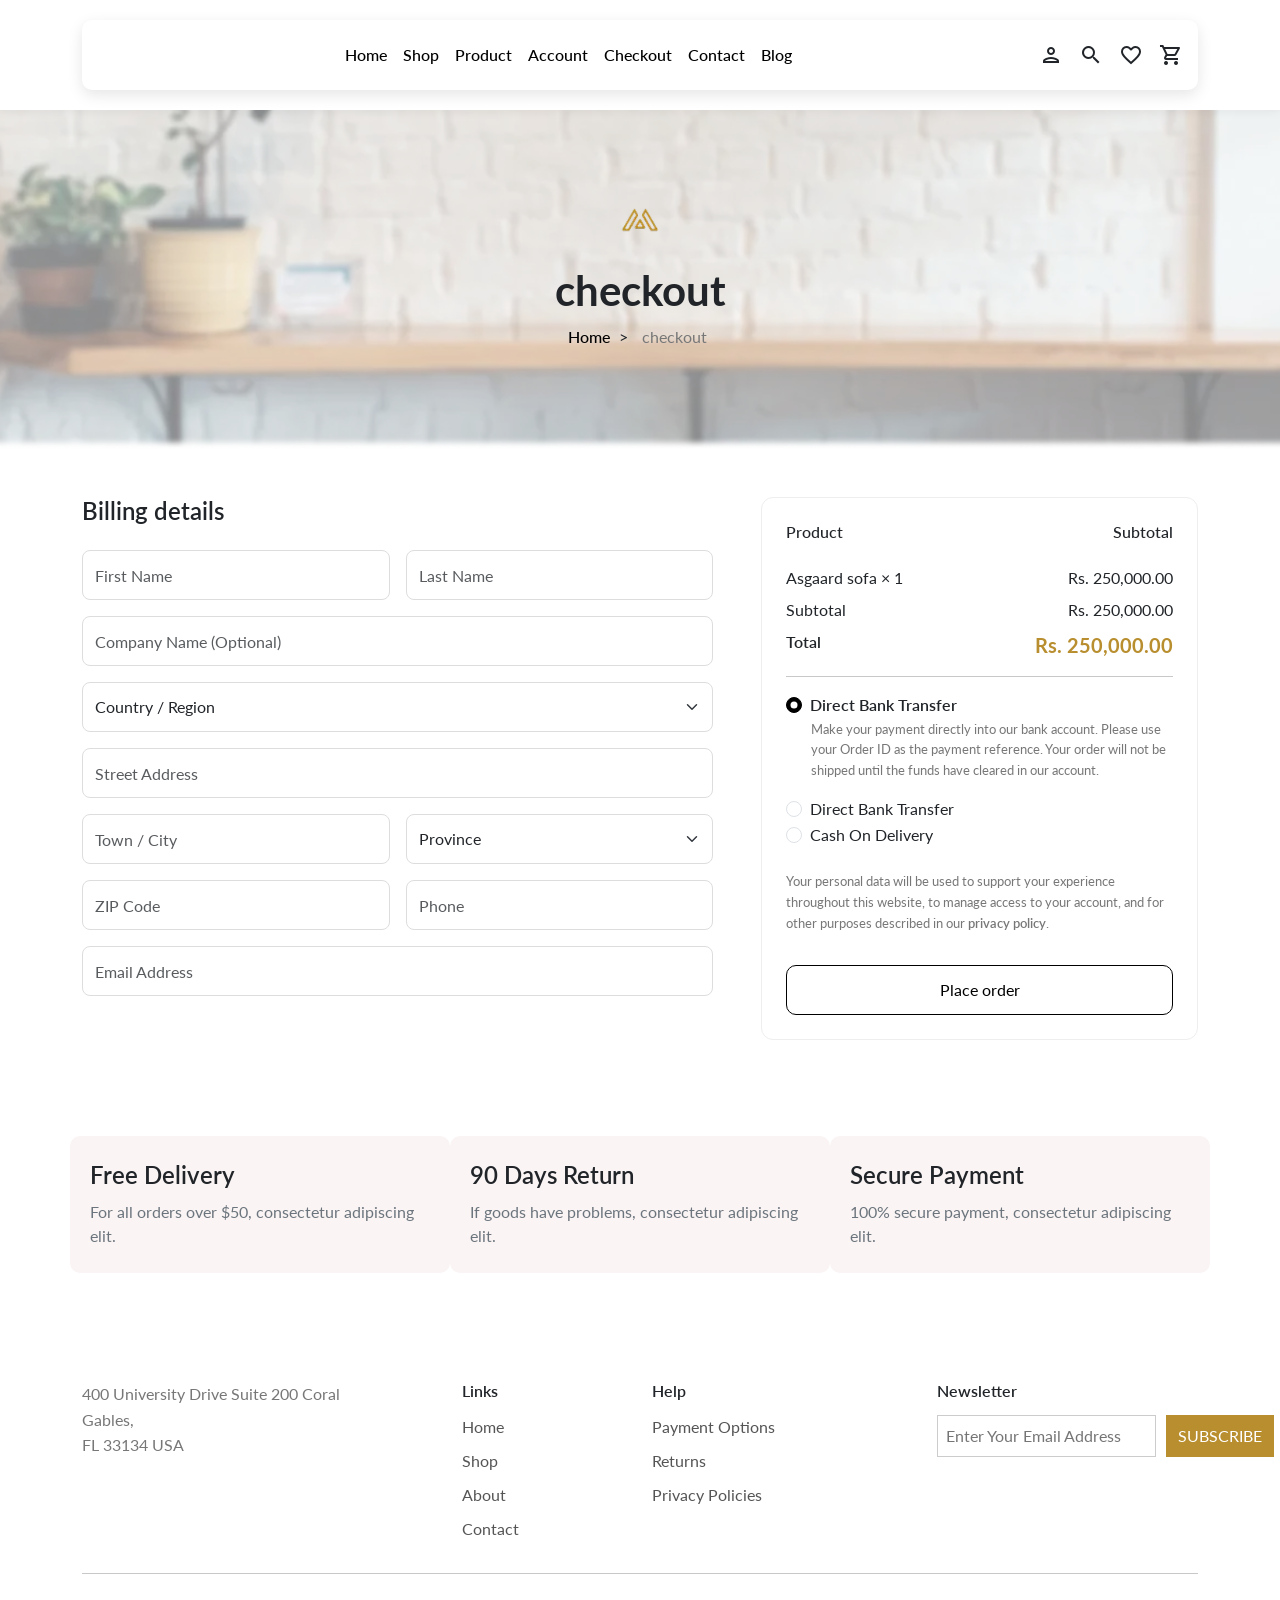
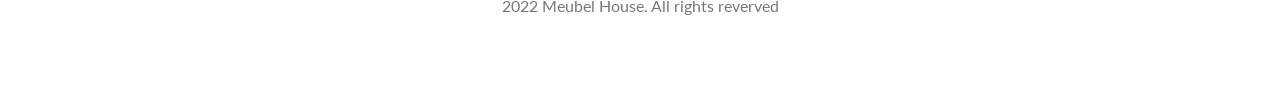
<file: check.html>
<!DOCTYPE html>
<html lang="en">
<head>
    <meta charset="UTF-8">
    <meta name="viewport" content="width=device-width, initial-scale=1.0">
    <title>Document</title>
          <link href="https://cdn.jsdelivr.net/npm/bootstrap@5.3.8/dist/css/bootstrap.min.css" rel="stylesheet"
    integrity="sha384-sRIl4kxILFvY47J16cr9ZwB07vP4J8+LH7qKQnuqkuIAvNWLzeN8tE5YBujZqJLB" crossorigin="anonymous">
  <link rel="preconnect" href="https://fonts.googleapis.com">
  <link rel="preconnect" href="https://fonts.gstatic.com" crossorigin>
  <link
    href="https://fonts.googleapis.com/css2?family=Lato:ital,wght@0,100;0,300;0,400;0,700;0,900;1,100;1,300;1,400;1,700;1,900&display=swap"
    rel="stylesheet">
  <link href="https://fonts.googleapis.com/icon?family=Material+Icons+Outlined" rel="stylesheet">
 <link rel="stylesheet" href="./assets/css/check.css">
</head>
<body>
   
      <header>
    <nav class="navbar navbar-expand-lg fixed-top custom-navbar">
      <div class="container">


        <button class="navbar-toggler" type="button" data-bs-toggle="collapse" data-bs-target="#navbarNav">
          <span class="navbar-toggler-icon"></span>
        </button>

        <div class="collapse navbar-collapse" id="navbarNav">

<ul class="navbar-nav mx-auto">
  <li class="nav-item">
    <a class="nav-link" href="index.html">Home</a>
  </li>

  <li class="nav-item">
    <a class="nav-link" href="shop.html">Shop</a>
  </li>

  <li class="nav-item">
    <a class="nav-link" href="single.html"> Product</a>
  </li>

  <li class="nav-item">
    <a class="nav-link" href="account.html">Account</a>
  </li>

  <li class="nav-item">
    <a class="nav-link" href="check.html">Checkout</a>
  </li>

  <li class="nav-item">
    <a class="nav-link" href="contact.html">Contact</a>
  </li>

  <li class="nav-item">
    <a class="nav-link" href="blog.html">Blog</a>
  </li>
</ul>

          <div class="navbar-icons d-flex gap-3">
            <span class="material-icons-outlined">person</span>
            <span class="material-icons-outlined">search</span>
            <span class="material-icons-outlined">favorite_border</span>
            <span class="material-icons-outlined">shopping_cart</span>
          </div>

        </div>
      </div>
    </nav>
  </header>

  <main>
              <section class="check-hero text-center">

      <div class="container">

        <img src="./assets/img/shop/logo.webp" class="shop-logo" alt="logo">

        <h1 class="check-title">checkout</h1>

        <div class="breadcrumb-custom">
          <a href="index.html">Home</a>
          <span> ></span>
          <span class="active">checkout</span>
        </div>

      </div>

    </section>
<section class="checkout py-5">
  <div class="container">
    <div class="row g-5">

      <!-- LEFT SIDE -->
      <div class="col-lg-7">
        <h4 class="mb-4">Billing details</h4>

        <form>
          <div class="row g-3">

            <div class="col-md-6">
              <input type="text" class="form-control" placeholder="First Name">
            </div>

            <div class="col-md-6">
              <input type="text" class="form-control" placeholder="Last Name">
            </div>

            <div class="col-12">
              <input type="text" class="form-control" placeholder="Company Name (Optional)">
            </div>

            <div class="col-12">
              <select class="form-select">
                <option>Country / Region</option>
                <option>Palestine</option>
                <option>Jordan</option>
              </select>
            </div>

            <div class="col-12">
              <input type="text" class="form-control" placeholder="Street Address">
            </div>

            <div class="col-md-6">
              <input type="text" class="form-control" placeholder="Town / City">
            </div>

            <div class="col-md-6">
              <select class="form-select">
                <option>Province</option>
                <option>Nablus</option>
              </select>
            </div>

            <div class="col-md-6">
              <input type="text" class="form-control" placeholder="ZIP Code">
            </div>

            <div class="col-md-6">
              <input type="text" class="form-control" placeholder="Phone">
            </div>

            <div class="col-12">
              <input type="email" class="form-control" placeholder="Email Address">
            </div>

          </div>
        </form>
      </div>

      <!-- RIGHT SIDE -->
      <div class="col-lg-5">
        <div class="order-box p-4">

          <!-- HEADER -->
          <div class="d-flex justify-content-between mb-3">
            <h6>Product</h6>
            <h6>Subtotal</h6>
          </div>

          <!-- PRODUCT -->
          <div class="d-flex justify-content-between mb-2">
            <span>Asgaard sofa × 1</span>
            <span>Rs. 250,000.00</span>
          </div>

          <!-- SUBTOTAL -->
          <div class="d-flex justify-content-between mb-2">
            <span>Subtotal</span>
            <span>Rs. 250,000.00</span>
          </div>

          <!-- TOTAL -->
          <div class="d-flex justify-content-between total mb-3">
            <span>Total</span>
            <span class="price">Rs. 250,000.00</span>
          </div>

          <hr>

          <!-- PAYMENT -->
          <div class="payment">

            <div class="form-check">
              <input class="form-check-input" type="radio" name="payment" checked>
              <label class="form-check-label fw-semibold">
                Direct Bank Transfer
              </label>
            </div>

            <p class="payment-desc">
              Make your payment directly into our bank account. Please use your Order ID 
              as the payment reference. Your order will not be shipped until the funds 
              have cleared in our account.
            </p>

            <div class="form-check">
              <input class="form-check-input" type="radio" name="payment">
              <label class="form-check-label">
                Direct Bank Transfer
              </label>
            </div>

            <div class="form-check">
              <input class="form-check-input" type="radio" name="payment">
              <label class="form-check-label">
                Cash On Delivery
              </label>
            </div>

          </div>

          <!-- PRIVACY -->
          <p class="privacy mt-4">
            Your personal data will be used to support your experience throughout this website,
            to manage access to your account, and for other purposes described in our 
            <span class="fw-semibold">privacy policy</span>.
          </p>

          <!-- BUTTON -->
          <button class="place-btn mt-3">
            Place order
          </button>

        </div>
      </div>

    </div>
  </div>
</section>

    <section class="Payment">
          <div class="container py-5">
        <div class="row">
            <div class="col-md-4 feature-item">
                <h3>Free Delivery</h3>
                <p>For all orders over $50, consectetur adipiscing elit.</p>
            </div>
            <div class="col-md-4 feature-item">
                <h3>90 Days Return</h3>
                <p>If goods have problems, consectetur adipiscing elit.</p>
            </div>
            <div class="col-md-4 feature-item">
                <h3>Secure Payment</h3>
                <p>100% secure payment, consectetur adipiscing elit.</p>
            </div>
        </div>
    </div>

    </section>



  </main>
        <footer class="footer-section">

<div class="container">

<div class="row gy-4">

  <div class="col-lg-4 col-md-12">
    <p class="footer-address">
      400 University Drive Suite 200 Coral <br>
      Gables, <br>
      FL 33134 USA
    </p>
  </div>


  <div class="col-lg-2 col-md-4 col-6">

    <h6 class="footer-title">Links</h6>

    <ul class="footer-links">
      <li>Home</li>
      <li>Shop</li>
      <li>About</li>
      <li>Contact</li>
    </ul>

  </div>


  <div class="col-lg-3 col-md-4 col-6">

    <h6 class="footer-title">Help</h6>

    <ul class="footer-links">
      <li>Payment Options</li>
      <li>Returns</li>
      <li>Privacy Policies</li>
    </ul>

  </div>


  <div class="col-lg-3 col-md-4 col-12">

    <h6 class="footer-title">Newsletter</h6>

    <div class="newsletter-box">

      <input type="email" placeholder="Enter Your Email Address">

      <button>SUBSCRIBE</button>

    </div>

  </div>
</div>

<hr>

<p class="footer-copy">
  2022 Meubel House. All rights reverved
</p>

</div>

</footer>



       <script src="https://cdn.jsdelivr.net/npm/bootstrap@5.3.8/dist/js/bootstrap.bundle.min.js"
    integrity="sha384-FKyoEForCGlyvwx9Hj09JcYn3nv7wiPVlz7YYwJrWVcXK/BmnVDxM+D2scQbITxI"
    crossorigin="anonymous"></script>

</body>
</html>
</file>
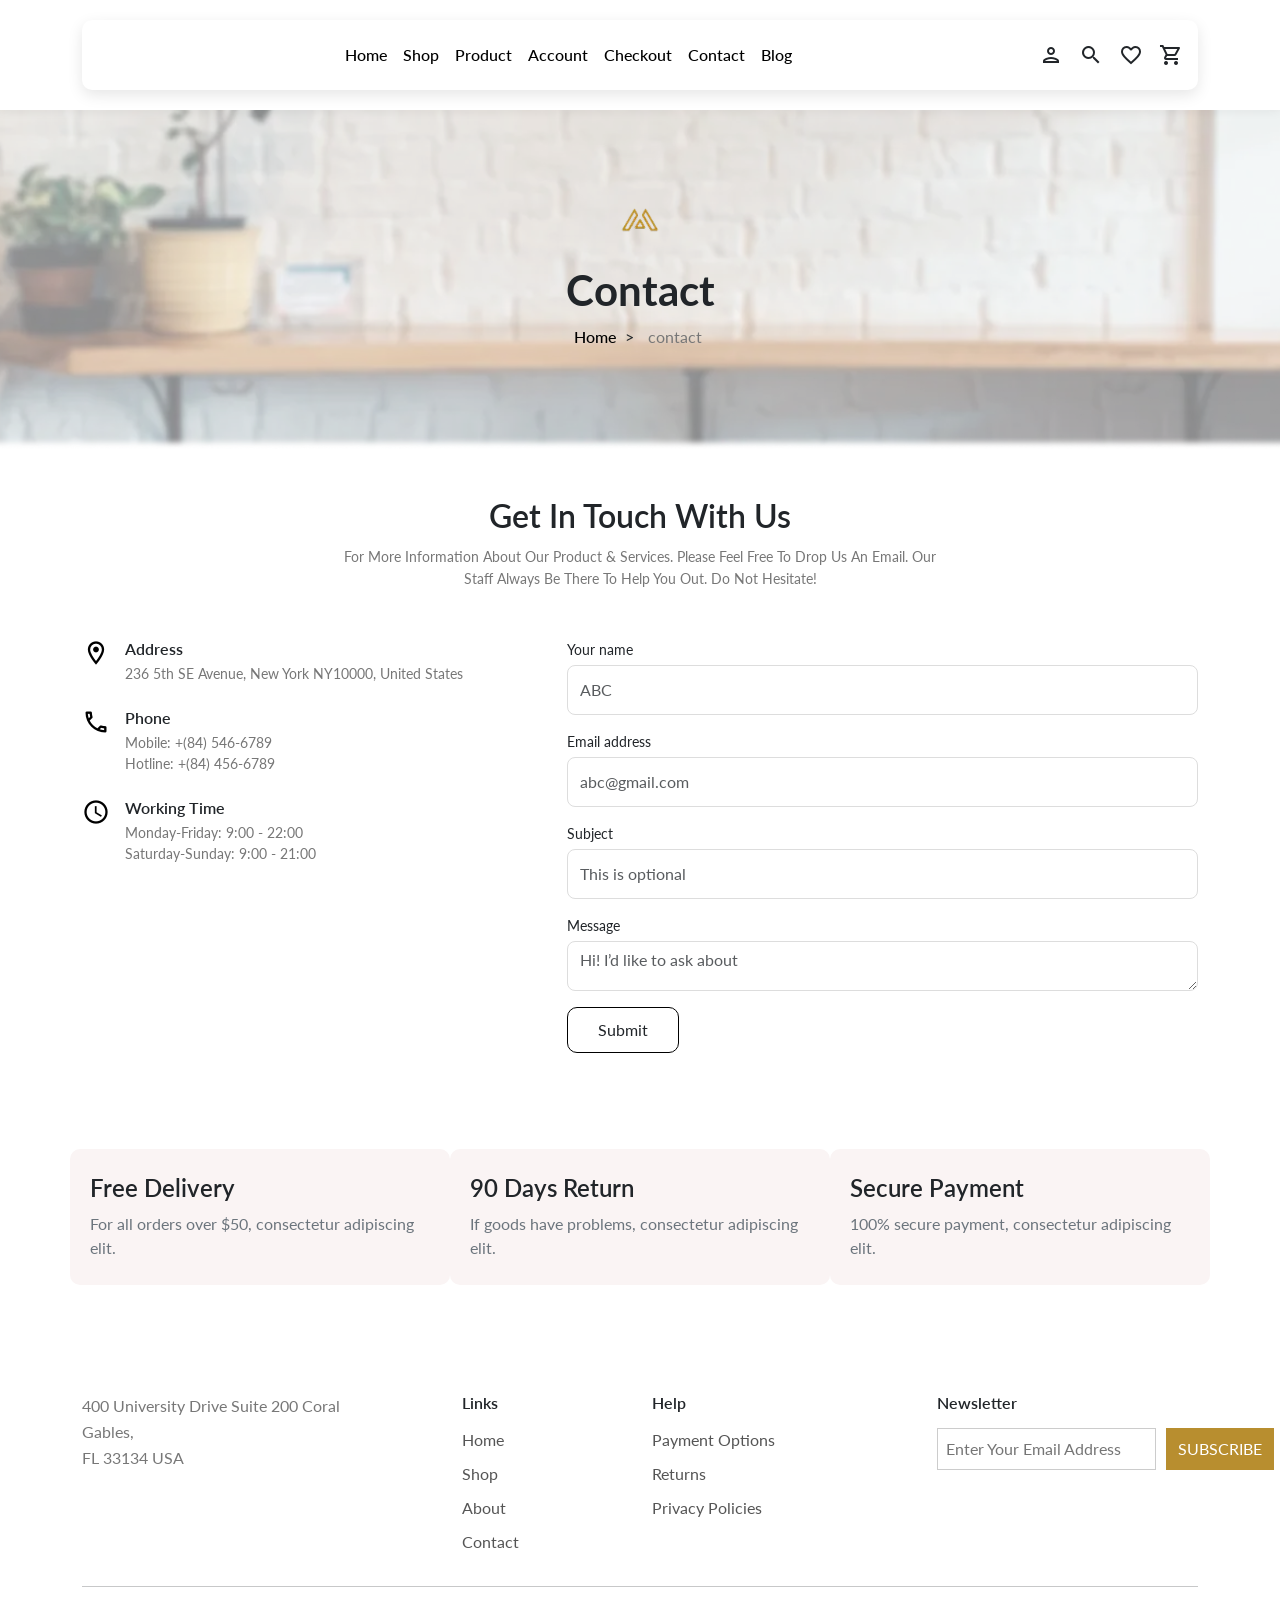
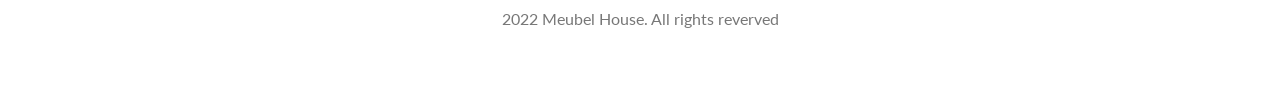
<file: contact.html>
<!DOCTYPE html>
<html lang="en">

<head>
    <meta charset="UTF-8">
    <meta name="viewport" content="width=device-width, initial-scale=1.0">
    <title>Document</title>
    <link href="https://cdn.jsdelivr.net/npm/bootstrap@5.3.8/dist/css/bootstrap.min.css" rel="stylesheet"
        integrity="sha384-sRIl4kxILFvY47J16cr9ZwB07vP4J8+LH7qKQnuqkuIAvNWLzeN8tE5YBujZqJLB" crossorigin="anonymous">
    <link rel="preconnect" href="https://fonts.googleapis.com">
    <link rel="preconnect" href="https://fonts.gstatic.com" crossorigin>
    <link
        href="https://fonts.googleapis.com/css2?family=Lato:ital,wght@0,100;0,300;0,400;0,700;0,900;1,100;1,300;1,400;1,700;1,900&display=swap"
        rel="stylesheet">
    <link href="https://fonts.googleapis.com/icon?family=Material+Icons+Outlined" rel="stylesheet">
    <link rel="stylesheet" href="./assets/css/contact.css">

</head>

<body>
    <header>
        <nav class="navbar navbar-expand-lg fixed-top custom-navbar">
            <div class="container">


                <button class="navbar-toggler" type="button" data-bs-toggle="collapse" data-bs-target="#navbarNav">
                    <span class="navbar-toggler-icon"></span>
                </button>

                <div class="collapse navbar-collapse" id="navbarNav">

<ul class="navbar-nav mx-auto">
  <li class="nav-item">
    <a class="nav-link" href="index.html">Home</a>
  </li>

  <li class="nav-item">
    <a class="nav-link" href="shop.html">Shop</a>
  </li>

  <li class="nav-item">
    <a class="nav-link" href="single.html"> Product</a>
  </li>

  <li class="nav-item">
    <a class="nav-link" href="account.html">Account</a>
  </li>

  <li class="nav-item">
    <a class="nav-link" href="check.html">Checkout</a>
  </li>

  <li class="nav-item">
    <a class="nav-link" href="contact.html">Contact</a>
  </li>

  <li class="nav-item">
    <a class="nav-link" href="blog.html">Blog</a>
  </li>
</ul>


                    <div class="navbar-icons d-flex gap-3">
                        <span class="material-icons-outlined">person</span>
                        <span class="material-icons-outlined">search</span>
                        <span class="material-icons-outlined">favorite_border</span>
                        <span class="material-icons-outlined">shopping_cart</span>
                    </div>

                </div>
            </div>
        </nav>
    </header>

    <main>
        <section class="contact-hero text-center">

            <div class="container">

                <img src="./assets/img/shop/logo.webp" class="shop-logo" alt="logo">

                <h1 class="contact-title">Contact</h1>

                <div class="breadcrumb-custom">
                    <a href="index.html">Home</a>
                    <span> ></span>
                    <span class="active">contact</span>
                </div>

            </div>

        </section>
        <section class="touch py-5">
            <div class="container">

                <!-- Title -->
                <div class="text-center mb-5">
                    <h2 class="touch-title">Get In Touch With Us</h2>
                    <p class="touch-desc">
                        For More Information About Our Product & Services. Please Feel Free To Drop Us
                        An Email. Our Staff Always Be There To Help You Out. Do Not Hesitate!
                    </p>
                </div>

                <div class="row g-5">

                    <!-- LEFT SIDE -->
                    <div class="col-lg-5">

                        <div class="touch-info d-flex mb-4">
                            <span class="material-icons-outlined">location_on</span>
                            <div>
                                <h6>Address</h6>
                                <p>236 5th SE Avenue, New York NY10000, United States</p>
                            </div>
                        </div>

                        <div class="touch-info d-flex mb-4">
                            <span class="material-icons-outlined">call</span>
                            <div>
                                <h6>Phone</h6>
                                <p>Mobile: +(84) 546-6789<br>Hotline: +(84) 456-6789</p>
                            </div>
                        </div>

                        <div class="touch-info d-flex">
                            <span class="material-icons-outlined">access_time</span>
                            <div>
                                <h6>Working Time</h6>
                                <p>
                                    Monday-Friday: 9:00 - 22:00<br>
                                    Saturday-Sunday: 9:00 - 21:00
                                </p>
                            </div>
                        </div>

                    </div>

                    <!-- RIGHT SIDE (FORM) -->
                    <div class="col-lg-7">

                        <form class="touch-form">

                            <div class="mb-3">
                                <label>Your name</label>
                                <input type="text" class="form-control" placeholder="ABC">
                            </div>

                            <div class="mb-3">
                                <label>Email address</label>
                                <input type="email" class="form-control" placeholder="abc@gmail.com">
                            </div>

                            <div class="mb-3">
                                <label>Subject</label>
                                <input type="text" class="form-control" placeholder="This is optional">
                            </div>

                            <div class="mb-3">
                                <label>Message</label>
                                <textarea class="form-control" rows="5"
                                    placeholder="Hi! I’d like to ask about"></textarea>
                            </div>

                            <button class="btn touch-btn">Submit</button>

                        </form>

                    </div>

                </div>

            </div>
        </section>


        <section class="Payment">
            <div class="container py-5">
                <div class="row">
                    <div class="col-md-4 feature-item">
                        <h3>Free Delivery</h3>
                        <p>For all orders over $50, consectetur adipiscing elit.</p>
                    </div>
                    <div class="col-md-4 feature-item">
                        <h3>90 Days Return</h3>
                        <p>If goods have problems, consectetur adipiscing elit.</p>
                    </div>
                    <div class="col-md-4 feature-item">
                        <h3>Secure Payment</h3>
                        <p>100% secure payment, consectetur adipiscing elit.</p>
                    </div>
                </div>
            </div>

        </section>

    </main>


    <footer class="footer-section">

        <div class="container">

            <div class="row gy-4">

                <div class="col-lg-4 col-md-12">
                    <p class="footer-address">
                        400 University Drive Suite 200 Coral <br>
                        Gables, <br>
                        FL 33134 USA
                    </p>
                </div>


                <div class="col-lg-2 col-md-4 col-6">

                    <h6 class="footer-title">Links</h6>

                    <ul class="footer-links">
                        <li>Home</li>
                        <li>Shop</li>
                        <li>About</li>
                        <li>Contact</li>
                    </ul>

                </div>


                <div class="col-lg-3 col-md-4 col-6">

                    <h6 class="footer-title">Help</h6>

                    <ul class="footer-links">
                        <li>Payment Options</li>
                        <li>Returns</li>
                        <li>Privacy Policies</li>
                    </ul>

                </div>


                <div class="col-lg-3 col-md-4 col-12">

                    <h6 class="footer-title">Newsletter</h6>

                    <div class="newsletter-box">

                        <input type="email" placeholder="Enter Your Email Address">

                        <button>SUBSCRIBE</button>

                    </div>

                </div>
            </div>

            <hr>

            <p class="footer-copy">
                2022 Meubel House. All rights reverved
            </p>

        </div>

    </footer>


    <script src="https://cdn.jsdelivr.net/npm/bootstrap@5.3.8/dist/js/bootstrap.bundle.min.js"
        integrity="sha384-FKyoEForCGlyvwx9Hj09JcYn3nv7wiPVlz7YYwJrWVcXK/BmnVDxM+D2scQbITxI"
        crossorigin="anonymous"></script>


</body>

</html>
</file>
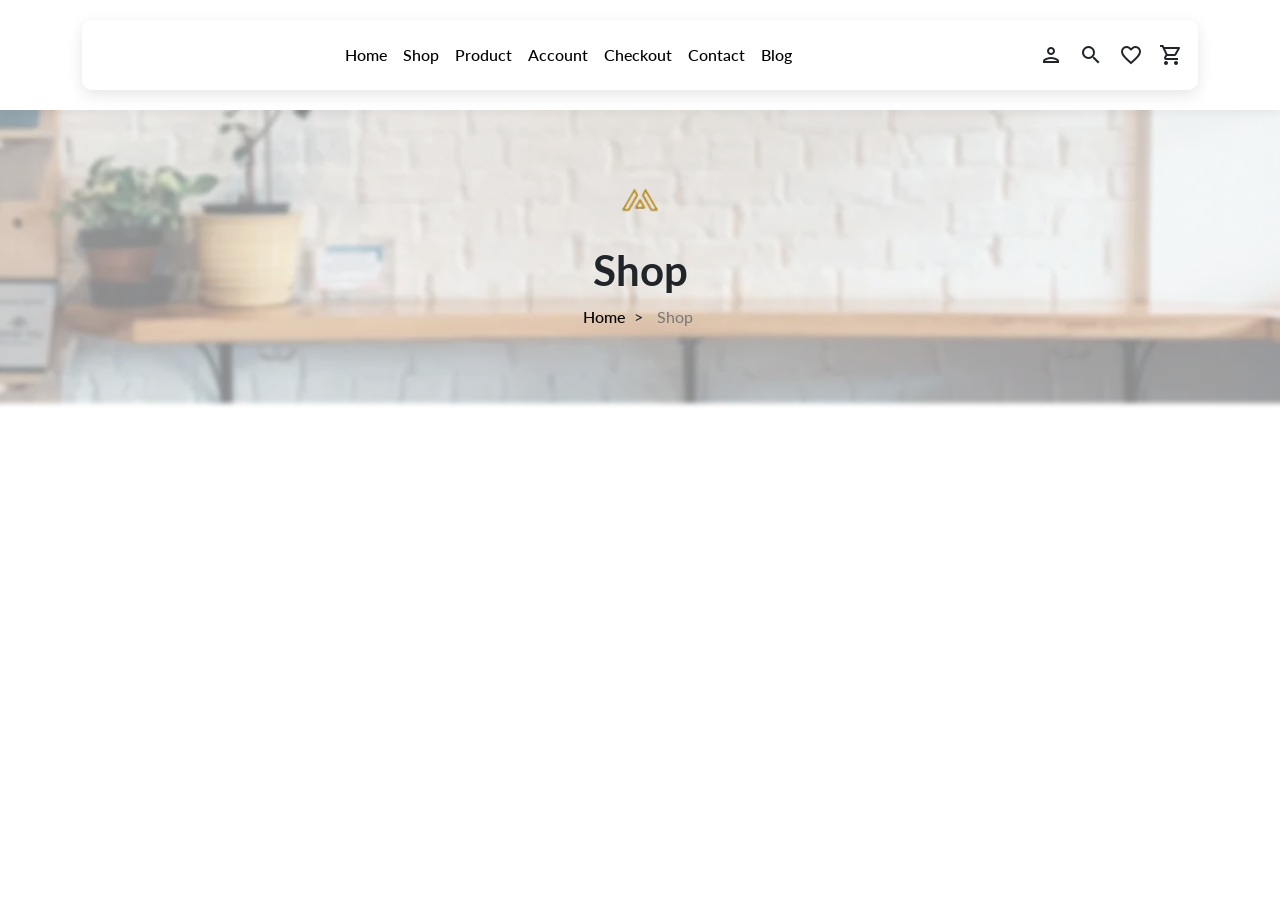
<file: shop.html>
<!DOCTYPE html>
<html lang="en">

<head>
  <meta charset="UTF-8">
  <meta name="viewport" content="width=device-width, initial-scale=1.0">
  <title>Document</title>
  <link href="https://cdn.jsdelivr.net/npm/bootstrap@5.3.8/dist/css/bootstrap.min.css" rel="stylesheet"
    integrity="sha384-sRIl4kxILFvY47J16cr9ZwB07vP4J8+LH7qKQnuqkuIAvNWLzeN8tE5YBujZqJLB" crossorigin="anonymous">
  <link rel="preconnect" href="https://fonts.googleapis.com">
  <link rel="preconnect" href="https://fonts.gstatic.com" crossorigin>
  <link
    href="https://fonts.googleapis.com/css2?family=Lato:ital,wght@0,100;0,300;0,400;0,700;0,900;1,100;1,300;1,400;1,700;1,900&display=swap"
    rel="stylesheet">
  <link href="https://fonts.googleapis.com/icon?family=Material+Icons+Outlined" rel="stylesheet">

  <link rel="stylesheet" href="./assets/css/shop.css">
</head>

<body>

  <header>
    <nav class="navbar navbar-expand-lg fixed-top custom-navbar">
      <div class="container">


        <button class="navbar-toggler" type="button" data-bs-toggle="collapse" data-bs-target="#navbarNav">
          <span class="navbar-toggler-icon"></span>
        </button>

        <div class="collapse navbar-collapse" id="navbarNav">

<ul class="navbar-nav mx-auto">
  <li class="nav-item">
    <a class="nav-link" href="index.html">Home</a>
  </li>

  <li class="nav-item">
    <a class="nav-link" href="shop.html">Shop</a>
  </li>

  <li class="nav-item">
    <a class="nav-link" href="single.html">Product</a>
  </li>

  <li class="nav-item">
    <a class="nav-link" href="account.html">Account</a>
  </li>

  <li class="nav-item">
    <a class="nav-link" href="check.html">Checkout</a>
  </li>

  <li class="nav-item">
    <a class="nav-link" href="contact.html">Contact</a>
  </li>

  <li class="nav-item">
    <a class="nav-link" href="blog.html">Blog</a>
  </li>
</ul>

          <div class="navbar-icons d-flex gap-3">
            <span class="material-icons-outlined">person</span>
            <span class="material-icons-outlined">search</span>
            <span class="material-icons-outlined">favorite_border</span>
            <span class="material-icons-outlined">shopping_cart</span>
          </div>

        </div>
      </div>
    </nav>
  </header>
  <main>
    
    <section class="shop-hero text-center">

      <div class="container">

        <img src="./assets/img/shop/logo.webp" class="shop-logo" alt="logo">

        <h1 class="shop-title">Shop</h1>

        <div class="breadcrumb-custom">
          <a href="index.html">Home</a>
          <span> ></span>
          <span class="active">Shop</span>
        </div>

      </div>

    </section>
  
 <!--<section class="shop-filter py-3">
      <div class="container">
        <div class="row align-items-center">

          <div class="col-md-6 d-flex gap-3 align-items-center">
            <button class="btn btn-light">
              <i class="bi bi-sliders"></i> Filter
            </button>

            <span>Showing 1–16 of 32 results</span>
          </div>

          <div class="col-md-6 d-flex justify-content-md-end gap-3 mt-3 mt-md-0">

            <div>
              <label>Show</label>
              <select class="form-select d-inline w-auto">
                <option>16</option>
                <option>32</option>
                <option>64</option>
              </select>
            </div>

            <div>
              <label>Sort by</label>
              <select class="form-select d-inline w-auto">
                <option>Default</option>
                <option>Price</option>
                <option>Newest</option>
              </select>
            </div>

          </div>

        </div>
      </div>
    </section>
-->

  <!--    <section class="products-section py-5">
  <div class="container">

    <div class="row g-4">

      <div class="col-lg-3 col-md-4 col-sm-6">
        <div class="product-card text-center">
          <img src="./assets/img/shop/chair1.webp" class="img-fluid product-img">
          <h6 class="product-title">Trenton modular sofa_3</h6>
          <p class="price">Rs. 25,000.00</p>
        </div>
      </div>

      <div class="col-lg-3 col-md-4 col-sm-6">
        <div class="product-card text-center">
          <img src="./assets/img/shop/chair2.webp" class="img-fluid product-img">
          <h6 class="product-title">Granite dining table</h6>
          <p class="price">Rs. 25,000.00</p>
        </div>
      </div>

      <div class="col-lg-3 col-md-4 col-sm-6">
        <div class="product-card text-center">
          <img src="./assets/img/shop/chair3.webp" class="img-fluid product-img">
          <h6 class="product-title">Outdoor bar table</h6>
          <p class="price">Rs. 25,000.00</p>
        </div>
      </div>

      <div class="col-lg-3 col-md-4 col-sm-6">
        <div class="product-card text-center">
          <img src="./assets/img/shop/chair4.webp" class="img-fluid product-img">
          <h6 class="product-title">Plain console</h6>
          <p class="price">Rs. 25,000.00</p>
        </div>
      </div>

      <div class="col-lg-3 col-md-4 col-sm-6">
        <div class="product-card text-center">
          <img src="./assets/img/shop/chair5.webp" class="img-fluid product-img">
          <h6 class="product-title">Grain coffee table</h6>
          <p class="price">Rs. 15,000.00</p>
        </div>
      </div>

      <div class="col-lg-3 col-md-4 col-sm-6">
        <div class="product-card text-center">
          <img src="./assets/img/shop/chair6.webp" class="img-fluid product-img">
          <h6 class="product-title">Kent coffee table</h6>
          <p class="price">Rs. 225,000.00</p>
        </div>
      </div>

      <div class="col-lg-3 col-md-4 col-sm-6">
        <div class="product-card text-center">
          <img src="./assets/img/shop/chair7.webp" class="img-fluid product-img">
          <h6 class="product-title">Round coffee table</h6>
          <p class="price">Rs. 251,000.00</p>
        </div>
      </div>

      <div class="col-lg-3 col-md-4 col-sm-6">
        <div class="product-card text-center">
          <img src="./assets/img/shop/chair8.webp" class="img-fluid product-img">
          <h6 class="product-title">Reclaimed teak table</h6>
          <p class="price">Rs. 25,200.00</p>
        </div>
      </div>

      <div class="col-lg-3 col-md-4 col-sm-6">
        <div class="product-card text-center">
          <img src="./assets/img/shop/chair9.webp" class="img-fluid product-img">
          <h6 class="product-title">Plain console</h6>
          <p class="price">Rs. 258,200.00</p>
        </div>
      </div>

      <div class="col-lg-3 col-md-4 col-sm-6">
        <div class="product-card text-center">
          <img src="./assets/img/shop/chair10.webp" class="img-fluid product-img">
          <h6 class="product-title">Teak Sideboard</h6>
          <p class="price">Rs. 20,000.00</p>
        </div>
      </div>

      <div class="col-lg-3 col-md-4 col-sm-6">
        <div class="product-card text-center">
          <img src="./assets/img/shop/chair11.webp" class="img-fluid product-img">
          <h6 class="product-title">SJP_0825</h6>
          <p class="price">Rs. 200,000.00</p>
        </div>
      </div>

      <div class="col-lg-3 col-md-4 col-sm-6">
        <div class="product-card text-center">
          <img src="./assets/img/shop/chair12.webp" class="img-fluid product-img">
          <h6 class="product-title">Bella chair</h6>
          <p class="price">Rs. 100,000.00</p>
        </div>
      </div>

      <div class="col-lg-3 col-md-4 col-sm-6">
        <div class="product-card text-center">
          <img src="./assets/img/shop/chair13.webp" class="img-fluid product-img">
          <h6 class="product-title">Plain console</h6>
          <p class="price">Rs. 258,200.00</p>
        </div>
      </div>
<div class="col-lg-3 col-md-4 col-sm-6">
        <div class="product-card text-center">
          <img src="./assets/img/shop/chair14.webp" class="img-fluid product-img">
          <h6 class="product-title">Plain console</h6>
          <p class="price">Rs. 258,200.00</p>
        </div>
      </div>
  <div class="col-lg-3 col-md-4 col-sm-6">
        <div class="product-card text-center">
          <img src="./assets/img/shop/chair15.webp" class="img-fluid product-img">
          <h6 class="product-title">Plain console</h6>
          <p class="price">Rs. 258,200.00</p>
        </div>
      </div>
 <div class="col-lg-3 col-md-4 col-sm-6">
        <div class="product-card text-center">
          <img src="./assets/img/shop/chair16.webp" class="img-fluid product-img">
          <h6 class="product-title">Plain console</h6>
          <p class="price">Rs. 258,200.00</p>
        </div>
      </div>

    </div>

    <div class="pagination-box text-center mt-5">
      <button class="page-btn active">1</button>
      <button class="page-btn">2</button>
      <button class="page-btn">3</button>
      <button class="page-btn next">Next</button>
    </div>

  </div>
</section>

-->
    <!--    <section class="Payment">
          <div class="container py-5">
        <div class="row">
            <div class="col-md-4 feature-item">
                <h3>Free Delivery</h3>
                <p>For all orders over $50, consectetur adipiscing elit.</p>
            </div>
            <div class="col-md-4 feature-item">
                <h3>90 Days Return</h3>
                <p>If goods have problems, consectetur adipiscing elit.</p>
            </div>
            <div class="col-md-4 feature-item">
                <h3>Secure Payment</h3>
                <p>100% secure payment, consectetur adipiscing elit.</p>
            </div>
        </div>
    </div>

    </section>
-->
    
  </main>
 <!--  <footer class="footer-section">

<div class="container">

<div class="row gy-4">

  <div class="col-lg-4 col-md-12">
    <p class="footer-address">
      400 University Drive Suite 200 Coral <br>
      Gables, <br>
      FL 33134 USA
    </p>
  </div>


  <div class="col-lg-2 col-md-4 col-6">

    <h6 class="footer-title">Links</h6>

    <ul class="footer-links">
      <li>Home</li>
      <li>Shop</li>
      <li>About</li>
      <li>Contact</li>
    </ul>

  </div>


  <div class="col-lg-3 col-md-4 col-6">

    <h6 class="footer-title">Help</h6>

    <ul class="footer-links">
      <li>Payment Options</li>
      <li>Returns</li>
      <li>Privacy Policies</li>
    </ul>

  </div>


  <div class="col-lg-3 col-md-4 col-12">

    <h6 class="footer-title">Newsletter</h6>

    <div class="newsletter-box">

      <input type="email" placeholder="Enter Your Email Address">

      <button>SUBSCRIBE</button>

    </div>

  </div>
</div>

<hr>

<p class="footer-copy">
  2022 Meubel House. All rights reverved
</p>

</div>

</footer>
-->


  <script src="https://cdn.jsdelivr.net/npm/bootstrap@5.3.8/dist/js/bootstrap.bundle.min.js"
    integrity="sha384-FKyoEForCGlyvwx9Hj09JcYn3nv7wiPVlz7YYwJrWVcXK/BmnVDxM+D2scQbITxI"
    crossorigin="anonymous"></script>
</body>

</html>
</file>
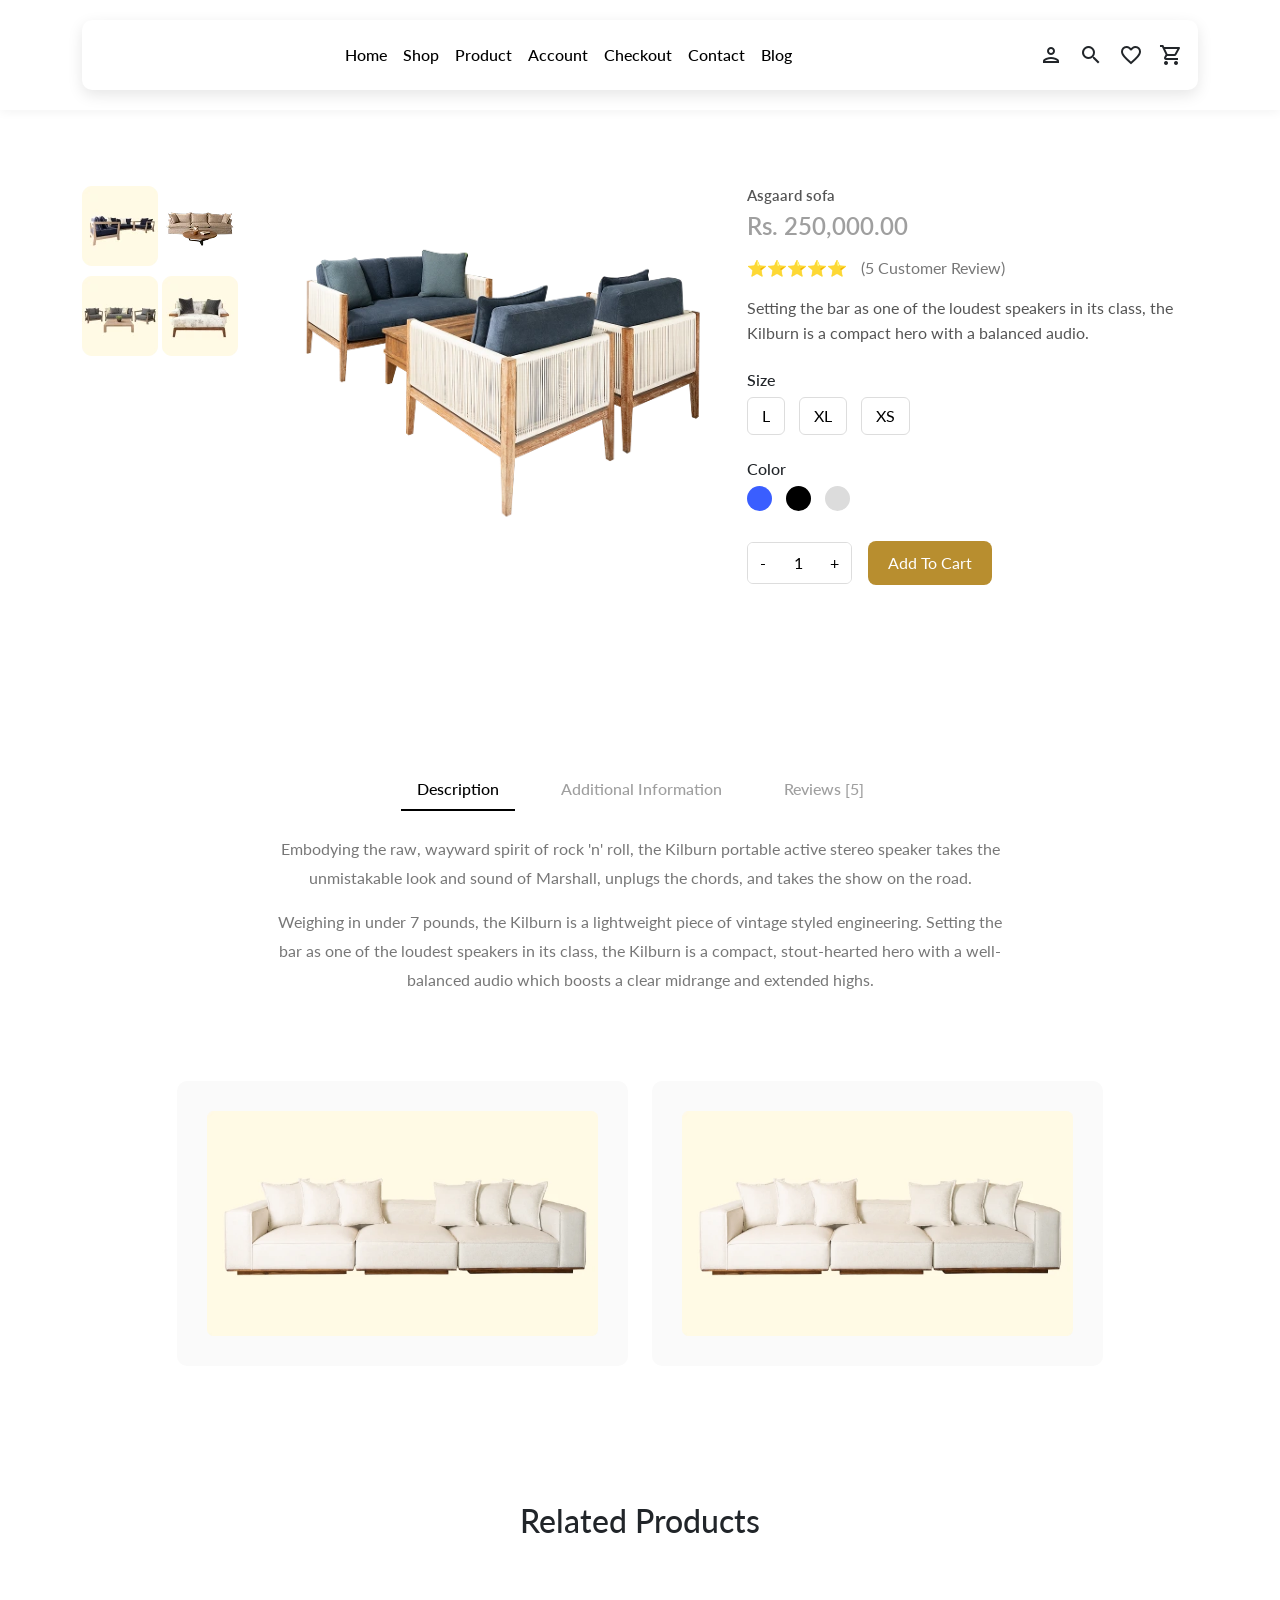
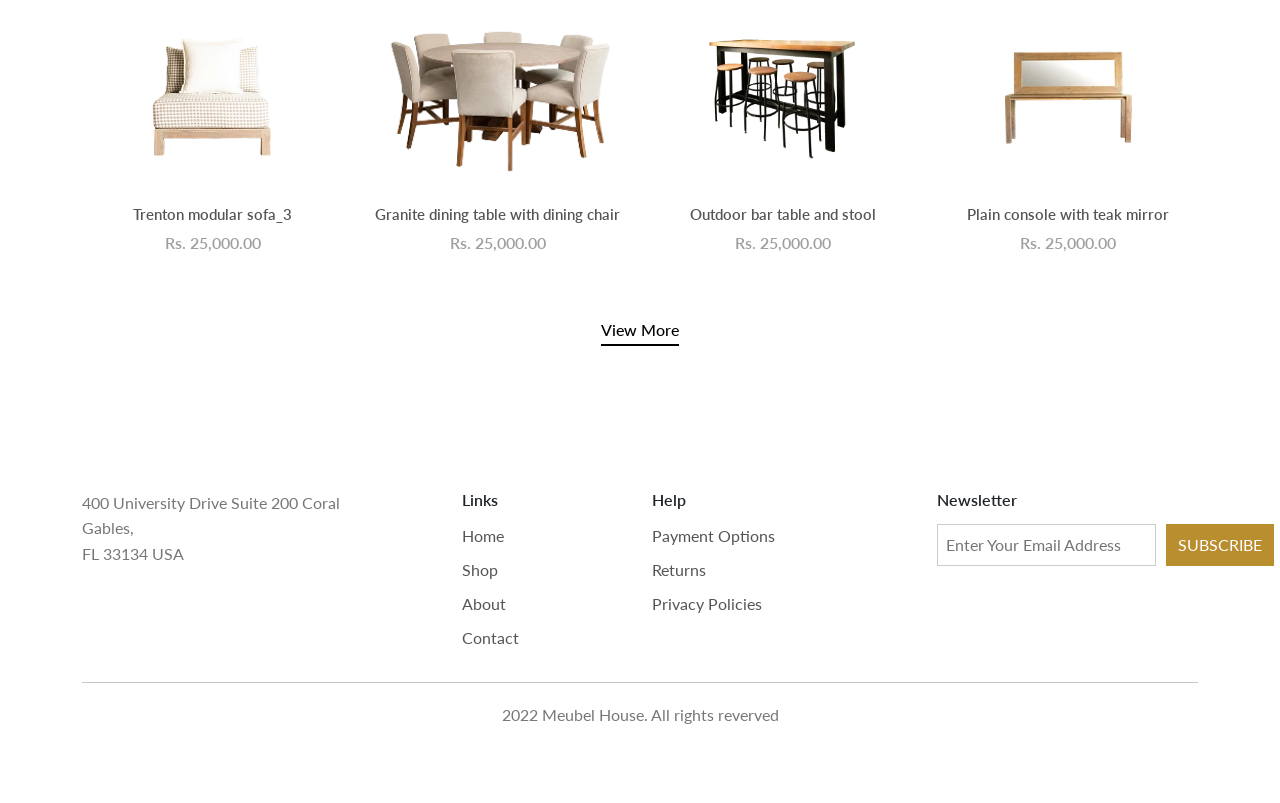
<file: single.html>
<!DOCTYPE html>
<html lang="en">
<head>
    <meta charset="UTF-8">
    <meta name="viewport" content="width=device-width, initial-scale=1.0">
    <title>Document</title>
      <link href="https://cdn.jsdelivr.net/npm/bootstrap@5.3.8/dist/css/bootstrap.min.css" rel="stylesheet"
    integrity="sha384-sRIl4kxILFvY47J16cr9ZwB07vP4J8+LH7qKQnuqkuIAvNWLzeN8tE5YBujZqJLB" crossorigin="anonymous">
  <link rel="preconnect" href="https://fonts.googleapis.com">
  <link rel="preconnect" href="https://fonts.gstatic.com" crossorigin>
  <link
    href="https://fonts.googleapis.com/css2?family=Lato:ital,wght@0,100;0,300;0,400;0,700;0,900;1,100;1,300;1,400;1,700;1,900&display=swap"
    rel="stylesheet">
  <link href="https://fonts.googleapis.com/icon?family=Material+Icons+Outlined" rel="stylesheet">
  <link rel="stylesheet" href="./assets/css/single.css">
</head>
<body>
 
  <header>
    <nav class="navbar navbar-expand-lg fixed-top custom-navbar">
      <div class="container">


        <button class="navbar-toggler" type="button" data-bs-toggle="collapse" data-bs-target="#navbarNav">
          <span class="navbar-toggler-icon"></span>
        </button>

        <div class="collapse navbar-collapse" id="navbarNav">


<ul class="navbar-nav mx-auto">
  <li class="nav-item">
    <a class="nav-link" href="index.html">Home</a>
  </li>

  <li class="nav-item">
    <a class="nav-link" href="shop.html">Shop</a>
  </li>

  <li class="nav-item">
    <a class="nav-link" href="single.html"> Product</a>
  </li>

  <li class="nav-item">
    <a class="nav-link" href="account.html">Account</a>
  </li>

  <li class="nav-item">
    <a class="nav-link" href="check.html">Checkout</a>
  </li>

  <li class="nav-item">
    <a class="nav-link" href="contact.html">Contact</a>
  </li>

  <li class="nav-item">
    <a class="nav-link" href="blog.html">Blog</a>
  </li>
</ul>
          <div class="navbar-icons d-flex gap-3">
            <span class="material-icons-outlined">person</span>
            <span class="material-icons-outlined">search</span>
            <span class="material-icons-outlined">favorite_border</span>
            <span class="material-icons-outlined">shopping_cart</span>
          </div>

        </div>
      </div>
    </nav>
  </header>

  <main>

    <section class="deep py-5">
          <div class="container py-5">

<div class="row">

<div class="col-md-2 col-3 thumbnails">
<img src="./assets/img/asgaard/chest.webp" class="img-fluid thumb">
<img src="./assets/img/asgaard/club.webp" class="img-fluid thumb">
<img src="./assets/img/asgaard/field.webp" class="img-fluid thumb">
<img src="./assets/img/asgaard/wing.webp" class="img-fluid thumb">
</div>

<div class="col-md-5 col-9 text-center">
<img src="./assets/img/asgaard/berge.webp" class="img-fluid main-img">
</div>

<div class="col-md-5">

<h2 class="product-title">Asgaard sofa</h2>

<h4 class="price">Rs. 250,000.00</h4>

<div class="rating">
⭐⭐⭐⭐⭐
<span class="review">(5 Customer Review)</span>
</div>

<p class="description">
Setting the bar as one of the loudest speakers in its class,
the Kilburn is a compact hero with a balanced audio.
</p>

<div class="mt-4">
<h6>Size</h6>

<button class="size-btn">L</button>
<button class="size-btn">XL</button>
<button class="size-btn">XS</button>
</div>

<div class="mt-4">
<h6>Color</h6>

<span class="color blue"></span>
<span class="color black"></span>
<span class="color gray"></span>

</div>

<div class="mt-4 d-flex gap-3 align-items-center">

<div class="qty-box">
<button>-</button>
<input type="text" value="1">
<button>+</button>
</div>

<button class="cart-btn">
Add To Cart
</button>

</div>

</div>

</div>

</div>

    </section>
 
<section class="product-description py-5">

<div class="container">

<ul class="nav justify-content-center product-tabs mb-4">

<li class="nav-item">
<a class="nav-link active">Description</a>
</li>

<li class="nav-item">
<a class="nav-link">Additional Information</a>
</li>

<li class="nav-item">
<a class="nav-link">Reviews [5]</a>
</li>

</ul>


<div class="row justify-content-center">
<div class="col-lg-8 text-center">

<p class="desc-text">
Embodying the raw, wayward spirit of rock 'n' roll, the Kilburn portable
active stereo speaker takes the unmistakable look and sound of Marshall,
unplugs the chords, and takes the show on the road.
</p>

<p class="desc-text">
Weighing in under 7 pounds, the Kilburn is a lightweight piece of vintage
styled engineering. Setting the bar as one of the loudest speakers in its
class, the Kilburn is a compact, stout-hearted hero with a well-balanced
audio which boosts a clear midrange and extended highs.
</p>

</div>
</div>


<div class="row justify-content-center mt-5 g-4">

<div class="col-lg-5 col-md-6">
<div class="desc-img-box">
<img src="./assets/img/asgaard/slipper.webp" class="img-fluid">
</div>
</div>

<div class="col-lg-5 col-md-6">
<div class="desc-img-box">
<img src="./assets/img/asgaard/slipper.webp" class="img-fluid">
</div>
</div>

</div>

</div>

</section>

<section class="related-products py-5">

<div class="container">

<h2 class="text-center mb-5">Related Products</h2>

<div class="row g-4">

<!-- product 1 -->
<div class="col-lg-3 col-md-6 col-6">
<div class="product-card text-center">

<img src="./assets/img/asgaard/Trenton .webp" class="img-fluid">

<h6 class="product-title mt-3">
Trenton modular sofa_3
</h6>

<p class="price">
Rs. 25,000.00
</p>

</div>
</div>

<!-- product 2 -->
<div class="col-lg-3 col-md-6 col-6">
<div class="product-card text-center">

<img src="./assets/img/asgaard/Granite dining.webp" class="img-fluid">

<h6 class="product-title mt-3">
Granite dining table with dining chair
</h6>

<p class="price">
Rs. 25,000.00
</p>

</div>
</div>

<!-- product 3 -->
<div class="col-lg-3 col-md-6 col-6">
<div class="product-card text-center">

<img src="./assets/img/asgaard/modular.webp" class="img-fluid">

<h6 class="product-title mt-3">
Outdoor bar table and stool
</h6>

<p class="price">
Rs. 25,000.00
</p>

</div>
</div>

<!-- product 4 -->
<div class="col-lg-3 col-md-6 col-6">
<div class="product-card text-center">

<img src="./assets/img/asgaard/Mask.webp" class="img-fluid">

<h6 class="product-title mt-3">
Plain console with teak mirror
</h6>

<p class="price">
Rs. 25,000.00
</p>

</div>
</div>

</div>

<div class="text-center mt-5">
<a href="#" class="view-more">View More</a>
</div>

</div>

</section>
  </main>

  <footer class="footer-section">

<div class="container">

<div class="row gy-4">

  <div class="col-lg-4 col-md-12">
    <p class="footer-address">
      400 University Drive Suite 200 Coral <br>
      Gables, <br>
      FL 33134 USA
    </p>
  </div>


  <div class="col-lg-2 col-md-4 col-6">

    <h6 class="footer-title">Links</h6>

    <ul class="footer-links">
      <li>Home</li>
      <li>Shop</li>
      <li>About</li>
      <li>Contact</li>
    </ul>

  </div>


  <div class="col-lg-3 col-md-4 col-6">

    <h6 class="footer-title">Help</h6>

    <ul class="footer-links">
      <li>Payment Options</li>
      <li>Returns</li>
      <li>Privacy Policies</li>
    </ul>

  </div>


  <div class="col-lg-3 col-md-4 col-12">

    <h6 class="footer-title">Newsletter</h6>

    <div class="newsletter-box">

      <input type="email" placeholder="Enter Your Email Address">

      <button>SUBSCRIBE</button>

    </div>

  </div>
</div>

<hr>

<p class="footer-copy">
  2022 Meubel House. All rights reverved
</p>

</div>

</footer>

   <script src="https://cdn.jsdelivr.net/npm/bootstrap@5.3.8/dist/js/bootstrap.bundle.min.js"
    integrity="sha384-FKyoEForCGlyvwx9Hj09JcYn3nv7wiPVlz7YYwJrWVcXK/BmnVDxM+D2scQbITxI"
    crossorigin="anonymous"></script>

</body>
</html>
</file>
<file: assets/css/main.css>
body{
  font-family: 'Lato', sans-serif;
  padding-top: 90px;
  margin: 0; 
}


.custom-navbar {
  background-color: #FBEBB5;
  padding: 20px 0;
  z-index: 999;
}

.navbar-nav .nav-link {
  color: #000;
  font-weight: 500;
}

.navbar-icons span {
  cursor: pointer;
}

.hero {
  
  min-height: 100vh;
  display: flex;
  background-color: #FBEBB5;
  width: 100%;
}

.hero-image img{
  width: 400px;
}
.hero-content a {
  color: #000;
  text-decoration: none; 
  font-weight: 500;}

  @media (max-width: 768px){
  .hero{
    flex-direction: column;
    text-align: center;
  }
}
  .card{
    height: 300px;
    object-fit: cover;
  }                        
.product-section {
  background-color:#FAF4F4;
}

.product-card {
  padding: 20px;
}

.product-img {
  max-height: 260px;
  object-fit: contain;
  margin-bottom: 25px;
}

.product-title {
  font-size: 20px;
  font-weight: 600;
  margin-bottom: 10px;
}

.product-link {
  font-size: 14px;
  color: #000;
  text-decoration: none;
  border-bottom: 1px solid #000;
  padding-bottom: 2px;
}

.product-link i {
  margin-left: 6px;
  font-size: 13px;
}

.zeno-picks{
  background-color: #fff;
}
.zeno-picks-title {
  font-size: 32px;
  font-weight: 600;
  margin-bottom: 10px;

}

.zeno-picks-subtitle {
  font-size: 14px;
  color: #666;
  max-width: 600px;
  margin: 0 auto;
}

.zeno-product-card {
  display: flex;
  flex-direction: column;
  align-items: center;
  gap: 10px;
}

.zeno-product-img {
  width: 100%;
  max-height: 220px;
  object-fit: contain;
}

.zeno-product-name {
  font-size: 14px;
  color: #333;
  margin: 0;
}

.zeno-product-price {
  font-size: 14px;
  font-weight: 600;
}

.zeno-view-more {
  display: inline-block;
  margin-top: 30px;
  font-size: 14px;
  color: #000;
  text-decoration: none;
  border-bottom: 1px solid #000;
  padding-bottom: 3px;
}
.order {
  min-height: 80vh;
  background-image: url("../img/chair/Asgaard\ sofa.webp");
  background-repeat: no-repeat;
  background-size: 50%;
  background-position: left center;
  position: relative;
}

.order-content h2 {
  color: #000;
  font-size: 2.5rem;
}

.order-content p {
  font-size: 1.1rem;
  font-weight: 500;
}

.order-content .btn {
  border-width: 2px;
  font-weight: 500;
  transition: all 0.3s ease;
}

.order-content .btn:hover {
  background-color: #000;
  color: #fff;
}

@media (max-width: 991px) {
  .order {
    background-size: 60%;
    min-height: 70vh;
  }
  
  .order-content {
    text-align: center !important;
  }
  
  .order-content h2 {
    font-size: 2rem;
  }
}

@media (max-width: 767px) {
  .order {
    background-size: 100%;
    background-position: top center;
    min-height: 60vh;
    padding-top: 50%;
  }
  
  .order-content {
    background-color: rgba(255, 255, 255, 0.9);
    padding: 20px;
    border-radius: 10px;
  }
  
  .order-content h2 {
    font-size: 1.75rem;
  }
}

@media (max-width: 576px) {
  .order {
    min-height: 50vh;
    padding-top: 60%;
  }
  
  .order-content h2 {
    font-size: 1.5rem;
  }
  
  .order-content .btn {
    padding: 10px 30px !important;
    font-size: 0.9rem;
  }
}
.blogs-section{
    background-color:#ffffff;
}


.blogs-title{
  font-weight: 600;
  font-size: 32px;
}


.blogs-subtitle{
  color: #777;
  margin-top: 10px;
}


.blog-card{
  text-align: center;
}


.blog-card img{
  border-radius: 12px;
  width: 100%;
  height: 250px;
  object-fit: cover;
}


.blog-text{
  margin-top: 20px;
  font-weight: 500;
}


.read-more{
  display: inline-block;
  margin-top: 10px;
  text-decoration: none;
  color: black;
  font-weight: 500;
  position: relative;
}


.read-more::after{
  content: "";
  display: block;
  width: 60%;
  height: 2px;
  background: black;
  margin: auto;
  margin-top: 5px;
}


.blog-info{
  margin-top: 15px;
  color: #777;
  display: flex;
  justify-content: center;
  gap: 20px;
  font-size: 14px;
}


.view-post{
  display: inline-block;
  text-decoration: none;
  color: black;
  font-weight: 500;
  border-bottom: 2px solid black;
  padding-bottom: 2px;
}


.blog-card:hover{
  transform: translateY(-5px);
  transition: 0.3s;
}


.instagram-section{

  min-height: 450px;

background-image: url("../img/chair/Rectangle\ .webp");
  background-size: cover;

  background-position: center;

  background-repeat: no-repeat;

}


.instagram-title{

  font-size: 36px;

  font-weight: 600;

}


.instagram-subtitle{

  color: #555;

  margin: 10px 0 20px;

}


.instagram-btn{

  background: white;

  padding: 12px 30px;

  border-radius: 30px;

  text-decoration: none;

  color: black;

  font-weight: 500;

  display: inline-block;

  transition: 0.3s;

}


.instagram-btn:hover{

  background: black;

  color: white;

}

<<<<<<< HEAD
=======


/* Footer */

>>>>>>> 90a9f6979eb8b6df2119e918fb49dc1f15c5d907
.footer-section {
  padding: 60px 0;
  background-color: #fff;
}

.footer-title {
  margin-bottom: 15px;
  font-weight: 600;
}

.footer-links {
  list-style: none;
  padding: 0;
}

.footer-links li {
  margin-bottom: 10px;
  color: #555;
  cursor: pointer;
}

.footer-links li:hover {
  color: #b88e2f;
}

.footer-address {
  color: #777;
  line-height: 1.6;
}

.newsletter-box {
  display: flex;
  gap: 10px;
  margin-top: 10px;
}

.newsletter-box input {
  flex: 1;
  padding: 8px;
  border: 1px solid #ccc;
}

.newsletter-box button {
  padding: 8px 12px;
  border: none;
  background: #b88e2f;
  color: white;
  cursor: pointer;
}

.footer-copy {
  margin-top: 20px;
  color: #777;
  text-align: center;
}
@media (max-width: 768px) {

  .newsletter-box {
    flex-direction: column;
  }

  .newsletter-box button {
    width: 100%;
  }

}

<<<<<<< HEAD
=======


>>>>>>> 90a9f6979eb8b6df2119e918fb49dc1f15c5d907
</file>
<file: assets/css/account.css>
body{
  font-family: 'Lato', sans-serif;
  padding-top: 90px;
  margin: 0; 
  min-height: 100vh;
}

.custom-navbar {
  padding: 20px 0;
  z-index: 999;
  background:#fff;
  box-shadow:0 2px 10px rgba(0,0,0,0.05);
}

.navbar-nav .nav-link {
  color: #000;
  font-weight: 500;
}

.navbar-icons span {
  cursor: pointer;
}
.navbar-collapse{
  background:#fff;
  padding:15px;
  border-radius:10px;
  box-shadow:0 5px 15px rgba(0,0,0,0.1);
}


/* hero */
.account-hero{
  background-image: url("../img/shop/style.webp");
  background-size: cover;
  background-position: center;
  padding:100px 0;
  position: relative;
}

.account-hero::after{
  content:"";
  position:absolute;
  top:0;
  left:0;
  width:100%;
  height:100%;
      background: rgba(255,255,255,0.1); 

}

.account-hero .container{
  position:relative;
  z-index:2;
}

.shop-logo{
  width:60px;
  margin-bottom:15px;
}
.account-title{
font-size:42px;
font-weight:bold;
margin-bottom:10px;
}
.breadcrumb-custom{
font-size:16px;
}

.breadcrumb-custom a{
text-decoration:none;
color:black;
font-weight:500;
}

.breadcrumb-custom span{
margin:0 5px;
}

.breadcrumb-custom .active{
color:#777;
}
@media(max-width:768px){
  .account-hero {
    padding: 50px 0;
  }

  .account-title {
    font-size: 32px;
  }

  .shop-logo {
    max-width: 90px;
  }

  .breadcrumb-custom {
    font-size: 14px;
  }
}


/* section spacing */
.account-section{
  padding:80px 0;
  background:#fff;
}

/* box */
.account-box{
  background:#fff;
  padding:30px;
  border-radius:12px;
  box-shadow:0 5px 20px rgba(0,0,0,0.05);
}

/* titles */
.account-box h2{
  font-size:28px;
  font-weight:600;
  margin-bottom:30px;
  color:#222;
}

/* labels */
.account-box label{
  font-size:14px;
  margin-bottom:6px;
  display:block;
  color:#444;
}

/* inputs */
.account-box .form-control{
  height:50px;
  border-radius:8px;
  border:1px solid #ddd;
  padding:10px 15px;
  transition:0.3s;
}

/* input focus */
.account-box .form-control:focus{
  border-color:#000;
  box-shadow:none;
}

/* checkbox */
.account-box .form-check{
  margin-top:15px;
}

.account-box .form-check-label{
  font-size:14px;
  color:#444;
}

/* buttons */
.account-box .btn{
  padding:10px 28px;
  border-radius:10px;
  border:none;
  background:#b88e2f;
  color:#fff;
  transition:0.3s;
}

.account-box .btn:hover{
  background:#000;
}

/* link */
.account-box a{
  font-size:14px;
  text-decoration:none;
  color:#444;
}

.account-box a:hover{
  text-decoration:underline;
}

/* register text */
.register-text{
  font-size:14px;
  color:#666;
  line-height:1.7;
  margin-bottom:10px;
}

/* features */
.feature-item {
  background-color:#FAF4F4;
  text-align: center;
  padding: 25px 20px;
  border-radius:10px;
  transition:0.3s;
}

.feature-item:hover{
  transform:translateY(-5px);
}

.feature-item h3 {
  font-size: 1.5rem;
  font-weight: 600;
  margin-bottom: 10px;
}

.feature-item p {
  color: #6c757d;
  margin-bottom: 0;
  font-size: 1rem;
}

@media (min-width: 768px) {
  .feature-item {
    text-align: left;
  }
}

/* footer */
.footer-section {
  padding: 60px 0;
  background-color: #fff;
}

.footer-title {
  margin-bottom: 15px;
  font-weight: 600;
}

.footer-links {
  list-style: none;
  padding: 0;
}

.footer-links li {
  margin-bottom: 10px;
  color: #555;
  cursor: pointer;
}

.footer-links li:hover {
  color: #b88e2f;
}

.footer-address {
  color: #777;
  line-height: 1.6;
}

.newsletter-box {
  display: flex;
  gap: 10px;
  margin-top: 10px;
}

.newsletter-box input {
  flex: 1;
  padding: 8px;
  border: 1px solid #ccc;
}

.newsletter-box button {
  padding: 8px 12px;
  border: none;
  background: #b88e2f;
  color: white;
  cursor: pointer;
}

.footer-copy {
  margin-top: 20px;
  color: #777;
  text-align: center;
}

/* responsive */
@media (max-width:768px){

  .account-section{
    padding:50px 20px;
  }

  .account-box{
    margin-bottom:40px;
    padding:20px;
  }

  .account-box h2{
    font-size:24px;
  }

  .account-hero{
    padding:70px 0;
  }

  .newsletter-box {
    flex-direction: column;
  }

  .newsletter-box button {
    width: 100%;
  }

}
</file>
<file: assets/css/blog.css>
body{
  font-family: 'Lato', sans-serif;
  padding-top: 90px;
  margin: 0; 
  min-height: 100vh;
}

.custom-navbar {
  padding: 20px 0;
  z-index: 999;
  background:#fff;
  box-shadow:0 2px 10px rgba(0,0,0,0.05);
}

.navbar-nav .nav-link {
  color: #000;
  font-weight: 500;
}

.navbar-icons span {
  cursor: pointer;
}

.navbar-collapse{
  background:#fff;
  padding:15px;
  border-radius:10px;
  box-shadow:0 5px 15px rgba(0,0,0,0.1);
}
:root{
  --main-color:#b88e2f;
}
/* hero */
.blog-hero{
  background-image: url("../img/shop/style.webp");
  background-size: cover;
  background-position: center;
  padding:80px 0;
  position: relative;
}

.blog-hero::after{
  content:"";
  position:absolute;
  top:0;
  left:0;
  width:100%;
  height:100%;
    background: rgba(255,255,255,0.1); 

}

.blog-hero .container{
  position:relative;
  z-index:2;
}

.shop-logo{
  width:60px;
  margin-bottom:15px;
}

.blog-hero .blog-title{
  font-size:42px;
  font-weight:bold;
  margin-bottom:10px;
}

.breadcrumb-custom{
  font-size:16px;
}

.breadcrumb-custom a{
  text-decoration:none;
  color:black;
  font-weight:500;
}

.breadcrumb-custom span{
  margin:0 5px;
}

.breadcrumb-custom .active{
  color:#777;
}
@media(max-width:768px){
  .blog-hero {
    padding: 50px 0;
  }

  .blog-title {
    font-size: 32px;
  }

  .shop-logo {
    max-width: 90px;
  }

  .breadcrumb-custom {
    font-size: 14px;
  }
}


.categories-section{
  background:#fff;
  padding:60px 0;
}

.blog-card{
  margin-bottom:50px;
    overflow:hidden;
  transition:0.3s;
}

.blog-card:hover{
  transform:translateY(-5px);
}
.blog-card img{
  width:100%;
  aspect-ratio:16/9;
  object-fit:cover;
  border-radius:12px;
  transition:0.4s;
}


.blog-meta{
  font-size:13px;
  color:#777;
  display:flex;
  gap:15px;
  flex-wrap:wrap;
}

.blog-card .blog-title{
  font-size:22px;
  font-weight:600;
}

.blog-desc{
  color:#777;
  line-height:1.7;
  font-size:14px;
}

.read-more{
  position:relative;
  display:inline-block;
  text-decoration:none;
  color:#000;
  font-size:14px;
}
.read-more::after{
  content:"";
  position:absolute;
  width:0;
  height:2px;
  background:#000;
  left:0;
  bottom:-2px;
  transition:0.3s;
}

.read-more:hover::after{
  width:100%;
}

.sidebar-box{
  padding:20px;
  border:1px solid #eee;
  border-radius:10px;
  margin-bottom:25px;
}

.category-list{
  list-style:none;
  padding:0;
}

.category-list li{
  display:flex;
  justify-content:space-between;
  margin-bottom:10px;
  color:#555;
  cursor:pointer;
}

.category-list li:hover{
    color: var(--main-color);

}

.recent-post img{
  width:60px;
  height:60px;
  object-fit:cover;
  border-radius:8px;
  margin-right:10px;
  flex-shrink:0;  
}

.recent-post p{
  margin:0;
  font-size:14px;
}

.recent-post span{
  font-size:12px;
  color:#777;
}

.feature-item {
  background-color:#FAF4F4;
  text-align: center;
  padding: 25px 20px;
  border-radius:10px;
  transition:0.3s;
  height:100%;      
}

.feature-item:hover{
  transform:translateY(-5px);
}

.feature-item h3 {
  font-size: 1.5rem;
  font-weight: 600;
  margin-bottom: 10px;
}

.feature-item p {
  color: #6c757d;
  margin-bottom: 0;
  font-size: 1rem;
}

@media (min-width: 768px) {
  .feature-item {
    text-align: left;
  }
}

.footer-section {
  padding: 60px 0;
  background-color: #fff;
}

.footer-title {
  margin-bottom: 15px;
  font-weight: 600;
}

.footer-links {
  list-style: none;
  padding: 0;
}

.footer-links li {
  margin-bottom: 10px;
  color: #555;
  cursor: pointer;
}

.footer-links li:hover {
color: var(--main-color);
}

.footer-address {
  color: #777;
  line-height: 1.6;
}

.newsletter-box {
  display: flex;
  gap: 10px;
  margin-top: 10px;
}

.newsletter-box input {
  flex: 1;
  padding: 8px;
  border: 1px solid #ccc;
}

.newsletter-box button {
  padding: 8px 12px;
  border: none;
  background: #b88e2f;
  color: white;
  cursor: pointer;
}

.footer-copy {
  margin-top: 20px;
  color: #777;
  text-align: center;
}

@media (max-width:768px){

  .blog-hero{
    padding:60px 0;
  }

  .blog-hero .blog-title{
    font-size:28px;
  }

  .blog-card img{
    aspect-ratio:4/3;
  }

  .sidebar-box{
    margin-top:25px;
  }

  .recent-post{
    align-items:flex-start !important;
  }

  .newsletter-box{
    flex-direction: column;
  }

  .newsletter-box input,
  .newsletter-box button{
    width:100%;
  }

}
</file>
<file: assets/css/check.css>
body{
  font-family: 'Lato', sans-serif;
  padding-top: 90px;
  margin: 0; 
  min-height: 100vh;
}

.custom-navbar {
  padding: 20px 0;
  z-index: 999;
  background:#fff;
  box-shadow:0 2px 10px rgba(0,0,0,0.05);
}

.navbar-nav .nav-link {
  color: #000;
  font-weight: 500;
}

.navbar-icons span {
  cursor: pointer;
}
.navbar-collapse{
  background:#fff;
  padding:15px;
  border-radius:10px;
  box-shadow:0 5px 15px rgba(0,0,0,0.1);
}

.check-hero{
  background-image: url("../img/shop/style.webp");
  background-size: cover;
  background-position: center;
  padding:100px 0;
  position: relative;
}

.check-hero::after{
  content:"";
  position:absolute;
  top:0;
  left:0;
  width:100%;
  height:100%;
  background: rgba(255,255,255,0.1); 

}

.check-hero .container{
  position:relative;
  z-index:2;
}

.shop-logo{
  width:60px;
  margin-bottom:15px;
}
.check-title{
font-size:42px;
font-weight:bold;
margin-bottom:10px;
}
.breadcrumb-custom{
font-size:16px;
}

.breadcrumb-custom a{
text-decoration:none;
color:black;
font-weight:500;
}

.breadcrumb-custom span{
margin:0 5px;
}

.breadcrumb-custom .active{
color:#777;
}
@media(max-width:768px){
  .check-hero {
    padding: 50px 0;
  }

  .check-title {
    font-size: 32px;
  }

  .shop-logo {
    max-width: 90px;
  }

  .breadcrumb-custom {
    font-size: 14px;
  }
}


.checkout h4 {
  font-weight: 600;
}

.form-control,
.form-select {
  height: 50px;
  border-radius: 8px;
  border: 1px solid #ddd;
}

.form-control:focus,
.form-select:focus {
  box-shadow: none;
  border-color: #000;
}

.order-box {
  background: #fff;
  border: 1px solid #eee;
  border-radius: 12px;
}

.total {
  font-weight: 600;
}

.total .price {
  font-size: 20px;
  font-weight: 700;
  color: #b88e2f;
}

.payment-desc {
  font-size: 13px;
  color: #777;
  margin-left: 25px;
  line-height: 1.6;
}

.privacy {
  font-size: 13px;
  color: #777;
  line-height: 1.6;
}

.place-btn {
  width: 100%;
  height: 50px;
  border: 1px solid #000;
  background: transparent;
  border-radius: 10px;
  transition: 0.3s;
}

.place-btn:hover {
  background: #000;
  color: #fff;
}

.form-check-input:checked {
  background-color: #000;
  border-color: #000;
}

@media (max-width: 768px) {
  .order-box {
    margin-top: 20px;
  }
}

.feature-item {
  background-color:#FAF4F4;
  text-align: center;
  padding: 25px 20px;
  border-radius:10px;
  transition:0.3s;
}

.feature-item:hover{
  transform:translateY(-5px);
}

.feature-item h3 {
  font-size: 1.5rem;
  font-weight: 600;
  margin-bottom: 10px;
}

.feature-item p {
  color: #6c757d;
  margin-bottom: 0;
  font-size: 1rem;
}

@media (min-width: 768px) {
  .feature-item {
    text-align: left;
  }
}

/* footer */
.footer-section {
  padding: 60px 0;
  background-color: #fff;
}

.footer-title {
  margin-bottom: 15px;
  font-weight: 600;
}

.footer-links {
  list-style: none;
  padding: 0;
}

.footer-links li {
  margin-bottom: 10px;
  color: #555;
  cursor: pointer;
}

.footer-links li:hover {
  color: #b88e2f;
}

.footer-address {
  color: #777;
  line-height: 1.6;
}

.newsletter-box {
  display: flex;
  gap: 10px;
  margin-top: 10px;
}

.newsletter-box input {
  flex: 1;
  padding: 8px;
  border: 1px solid #ccc;
}

.newsletter-box button {
  padding: 8px 12px;
  border: none;
  background: #b88e2f;
  color: white;
  cursor: pointer;
}

.footer-copy {
  margin-top: 20px;
  color: #777;
  text-align: center;
}

/* responsive */
@media (max-width:768px){

  .account-section{
    padding:50px 20px;
  }

  .account-box{
    margin-bottom:40px;
    padding:20px;
  }

  .account-box h2{
    font-size:24px;
  }

  .account-hero{
    padding:70px 0;
  }

  .newsletter-box {
    flex-direction: column;
  }

  .newsletter-box button {
    width: 100%;
  }

}
</file>
<file: assets/css/contact.css>
body{
  font-family: 'Lato', sans-serif;
  padding-top: 90px;
  margin: 0; 
  min-height: 100vh;
}

.custom-navbar {
  padding: 20px 0;
  z-index: 999;
  background:#fff;
  box-shadow:0 2px 10px rgba(0,0,0,0.05);
}

.navbar-nav .nav-link {
  color: #000;
  font-weight: 500;
}

.navbar-icons span {
  cursor: pointer;
}
.navbar-collapse{
  background:#fff;
  padding:15px;
  border-radius:10px;
  box-shadow:0 5px 15px rgba(0,0,0,0.1);
}


.contact-hero{
  background-image: url("../img/shop/style.webp");
  background-size: cover;
  background-position: center;
  padding:100px 0;
  position: relative;
}

.contact-hero::after{
  content:"";
  position:absolute;
  top:0;
  left:0;
  width:100%;
  height:100%;
  background: rgba(255,255,255,0.1); 


}

.contact-hero .container{
  position:relative;
  z-index:2;
}

.shop-logo{
  width:60px;
  margin-bottom:15px;
}
.contact-title{
font-size:42px;
font-weight:bold;
margin-bottom:10px;
}
.breadcrumb-custom{
font-size:16px;
}

.breadcrumb-custom a{
text-decoration:none;
color:black;
font-weight:500;
}

.breadcrumb-custom span{
margin:0 5px;
}

.breadcrumb-custom .active{
color:#777;
}
@media(max-width:768px){
  .contact-hero {
    padding: 50px 0;
  }

  .contact-title {
    font-size: 32px;
  }

  .shop-logo {
    max-width: 90px;
  }

  .breadcrumb-custom {
    font-size: 14px;
  }
}




/* section */
.touch {
  background: #fff;
}

/* title */
.touch-title {
  font-weight: 600;
  margin-bottom: 10px;
}

.touch-desc {
  color: #777;
  max-width: 600px;
  margin: auto;
  font-size: 14px;
  line-height: 1.6;
}

/* left side */
.touch-info span {
  font-size: 28px;
  margin-right: 15px;
  color: #000;
}

.touch-info h6 {
  font-weight: 600;
  margin-bottom: 5px;
}

.touch-info p {
  color: #777;
  font-size: 14px;
  margin: 0;
}

/* form */
.touch-form label {
  font-size: 14px;
  margin-bottom: 5px;
  display: block;
}

.touch-form .form-control {
  height: 50px;
  border-radius: 8px;
  border: 1px solid #ddd;
}

.touch-form textarea {
  height: auto;
}

/* button */
.touch-btn {
  padding: 10px 30px;
  border: 1px solid #000;
  background: transparent;
  border-radius: 10px;
  transition: 0.3s;
}

.touch-btn:hover {
  background: #000;
  color: #fff;
}

/* responsive */
@media (max-width: 768px) {

  .touch-info {
    margin-bottom: 25px;
  }

  .touch-form .form-control {
    height: 45px;
  }

  .touch-btn {
    width: 100%;
  }

}

.feature-item {
  background-color:#FAF4F4;
  text-align: center;
  padding: 25px 20px;
  border-radius:10px;
  transition:0.3s;
}

.feature-item:hover{
  transform:translateY(-5px);
}

.feature-item h3 {
  font-size: 1.5rem;
  font-weight: 600;
  margin-bottom: 10px;
}

.feature-item p {
  color: #6c757d;
  margin-bottom: 0;
  font-size: 1rem;
}

@media (min-width: 768px) {
  .feature-item {
    text-align: left;
  }
}


.footer-section {
  padding: 60px 0;
  background-color: #fff;
}

.footer-title {
  margin-bottom: 15px;
  font-weight: 600;
}

.footer-links {
  list-style: none;
  padding: 0;
}

.footer-links li {
  margin-bottom: 10px;
  color: #555;
  cursor: pointer;
}

.footer-links li:hover {
  color: #b88e2f;
}

.footer-address {
  color: #777;
  line-height: 1.6;
}

.newsletter-box {
  display: flex;
  gap: 10px;
  margin-top: 10px;
}

.newsletter-box input {
  flex: 1;
  padding: 8px;
  border: 1px solid #ccc;
}

.newsletter-box button {
  padding: 8px 12px;
  border: none;
  background: #b88e2f;
  color: white;
  cursor: pointer;
}

.footer-copy {
  margin-top: 20px;
  color: #777;
  text-align: center;
}

/* responsive */
@media (max-width:768px){

  .account-section{
    padding:50px 20px;
  }

  .account-box{
    margin-bottom:40px;
    padding:20px;
  }

  .account-box h2{
    font-size:24px;
  }

  .account-hero{
    padding:70px 0;
  }

  .newsletter-box {
    flex-direction: column;
  }

  .newsletter-box button {
    width: 100%;
  }

}
</file>
<file: assets/css/shop.css>
body{
  font-family: 'Lato', sans-serif;
  padding-top: 90px;
  margin: 0; 
  min-height: 100vh;
}

.custom-navbar {
  padding: 20px 0;
  z-index: 999;
  background:#fff;
  box-shadow:0 2px 10px rgba(0,0,0,0.05);
}

.navbar-nav .nav-link {
  color: #000;
  font-weight: 500;
}

.navbar-icons span {
  cursor: pointer;
}
.navbar-collapse{
  background:#fff;
  padding:15px;
  border-radius:10px;
  box-shadow:0 5px 15px rgba(0,0,0,0.1);
}



.shop-hero{
    background-image: url("../img/shop/style.webp");
    background-size: cover;
    background-position: center;
    padding:80px 0;
    position: relative;
}
.shop-hero::after{
  content:"";
  position:absolute;
  top:0;
  left:0;
  width:100%;
  height:100%;
    background: rgba(255,255,255,0.1); 

}

.shop-hero .container{
  position:relative;
  z-index:2;
}

.shop-logo{
  width:60px;
  margin-bottom:15px;
}



.shop-title{
font-size:42px;
font-weight:bold;
margin-bottom:10px;
}

.breadcrumb-custom{
font-size:16px;
}

.breadcrumb-custom a{
text-decoration:none;
color:black;
font-weight:500;
}

.breadcrumb-custom span{
margin:0 5px;
}

.breadcrumb-custom .active{
color:#777;
}


@media(max-width:768px){
  .shop-hero {
    padding: 50px 0;
  }

  .shop-title {
    font-size: 32px;
  }

  .shop-logo {
    max-width: 90px;
  }

  .breadcrumb-custom {
    font-size: 14px;
  }
}

.shop-filter label {
  margin-right: 5px;
  font-weight: 500;
  background-color: #FAF4F4;
  padding: 2px 6px;
  border-radius: 4px;
}

@media (max-width: 768px) {
  

  .shop-filter .d-flex {
    flex-wrap: wrap;
  }

  .shop-filter select {
    width: 100%;
  }
}
.products-section{
background:#fff;
}

.product-card{
  padding:20px;
  border-radius:12px;
  background:#fff;
  transition:0.3s;
}

.product-card:hover{
  transform:translateY(-5px);
  box-shadow:0 10px 25px rgba(0,0,0,0.1);
}

.product-img{
height:180px;
object-fit:contain;
margin-bottom:15px;
}

.product-title{
font-size:15px;
font-weight:500;
margin-bottom:5px;
}

.price{
color:#555;
font-weight:600;
}

.pagination-box{
display:flex;
justify-content:center;
gap:10px;
}

.page-btn{
border:none;
background:#f1f1f1;
padding:10px 16px;
cursor:pointer;
}

.page-btn.active{
background:#b88e2f;
color:white;
}

.page-btn.next{
padding:10px 20px;
}
@media (max-width: 768px) {

  .product-card {
    padding: 15px;
  }

  .product-img {
    height: 140px;
  }

  .product-title {
    font-size: 14px;
  }

  .price {
    font-size: 14px;
  }

  .pagination-box {
    flex-wrap: wrap;
  }

  .page-btn {
    padding: 8px 12px;
    font-size: 14px;
  }
}

.feature-item {
  background-color:#FAF4F4;
  text-align: center;
  padding: 25px 20px;
  border-radius:10px;
  transition:0.3s;
}

.feature-item:hover{
  transform:translateY(-5px);
}

.feature-item h3 {
  font-size: 1.5rem;
  font-weight: 600;
  margin-bottom: 10px;
}

.feature-item p {
  color: #6c757d;
  margin-bottom: 0;
  font-size: 1rem;
}

@media (min-width: 768px) {
  .feature-item {
    text-align: left;
  }
}

.footer-section {
  padding: 60px 0;
  background-color: #fff;
}

.footer-title {
  margin-bottom: 15px;
  font-weight: 600;
}

.footer-links {
  list-style: none;
  padding: 0;
}

.footer-links li {
  margin-bottom: 10px;
  color: #555;
  cursor: pointer;
}

.footer-links li:hover {
  color: #b88e2f;
}

.footer-address {
  color: #777;
  line-height: 1.6;
}

.newsletter-box {
  display: flex;
  gap: 10px;
  margin-top: 10px;
}

.newsletter-box input {
  flex: 1;
  padding: 8px;
  border: 1px solid #ccc;
}

.newsletter-box button {
  padding: 8px 12px;
  border: none;
  background: #b88e2f;
  color: white;
  cursor: pointer;
}

.footer-copy {
  margin-top: 20px;
  color: #777;
  text-align: center;
}
@media (max-width: 768px) {

  .newsletter-box {
    flex-direction: column;
  }

  .newsletter-box button {
    width: 100%;
  }

}
</file>
<file: assets/css/single.css>
body{
  font-family: 'Lato', sans-serif;
  padding-top: 90px;
  margin: 0; 
  min-height: 100vh;
}

.custom-navbar {
  padding: 20px 0;
  z-index: 999;
  background:#fff;
  box-shadow:0 2px 10px rgba(0,0,0,0.05);
}

.navbar-nav .nav-link {
  color: #000;
  font-weight: 500;
}

.navbar-icons span {
  cursor: pointer;
}
.navbar-collapse{
  background:#fff;
  padding:15px;
  border-radius:10px;
  box-shadow:0 5px 15px rgba(0,0,0,0.1);
}


.product-title{
  font-weight:600;
  font-size:15px;
  color:#555;
}

.price{
  color:#9f9f9f;
  margin-bottom:15px;
  font-weight:600;
}

.rating{
  margin-bottom:15px;
}

.review{
  color:#777;
  margin-left:10px;
}

.description{
  color:#555;
  line-height:1.6;
}

.thumbnails img{
  margin-bottom:10px;
  cursor:pointer;
  border-radius:6px;
}
@media(max-width:768px){
  .thumbnails{
    order:2;
  }

  .main-img{
    order:1;
  }
}

.main-img{
  border-radius:10px;
  max-height:400px;
  object-fit:contain;
}

.size-btn{
  border:1px solid #ddd;
  background:white;
  padding:6px 14px;
  margin-right:10px;
  border-radius:6px;
  cursor:pointer;
  transition:0.3s;
}

.size-btn:hover{
  background:#b88e2f;
  color:#fff;
}
@media(max-width:768px){
  .size-btn{
    margin-bottom:8px;
  }
}
.color{
  width:25px;
  height:25px;
  display:inline-block;
  border-radius:50%;
  margin-right:10px;
  cursor:pointer;
}

.blue{ background:#3a5eff; }
.black{ background:black; }
.gray{ background:#dcdcdc; }

.qty-box{
  display:flex;
  align-items:center;
  border:1px solid #ddd;
  border-radius:6px;
  overflow:hidden;
}

.qty-box input{
  width:40px;
  border:none;
  text-align:center;
}

.qty-box button{
  border:none;
  background:white;
  padding:8px 12px;
  cursor:pointer;
}

.cart-btn{
  border:none;
  padding:10px 20px;
  background:#b88e2f;
  color:white;
  border-radius:8px;
  transition:0.3s;
}

.cart-btn:hover{
  background:black;
}

.product-tabs .nav-link{
  color:#9f9f9f;
  font-weight:500;
  margin:0 15px;
}

.product-tabs .active{
  color:black;
  border-bottom:2px solid black;
}

.desc-text{
  color:#777;
  line-height:1.8;
  margin-bottom:15px;
}

.desc-img-box{
  background:#fafafa;
  padding:30px;
  border-radius:10px;
  text-align:center;
}

.desc-img-box img{
  max-height:250px;
  object-fit:contain;
}
@media(max-width:768px){
  .description{
    font-size:14px;
    line-height:1.7;
  }
}

.related-products{
  background:#fff;
}

.product-card{
  transition:0.3s;
}

.product-card img{
  height:200px;
  object-fit:contain;
  transition:0.3s;
}

.product-card:hover{
  transform:translateY(-5px);
}

.product-card:hover img{
  transform:scale(1.05);
}

.view-more{
  text-decoration:none;
  border-bottom:2px solid black;
  padding-bottom:5px;
  color:black;
  font-weight:500;
}

.footer-section {
  padding: 60px 0;
  background-color: #fff;
}

.footer-title {
  margin-bottom: 15px;
  font-weight: 600;
}

.footer-links {
  list-style: none;
  padding: 0;
}

.footer-links li {
  margin-bottom: 10px;
  color: #555;
  cursor: pointer;
}

.footer-links li:hover {
  color: #b88e2f;
}

.footer-address {
  color: #777;
  line-height: 1.6;
}

.newsletter-box {
  display: flex;
  gap: 10px;
  margin-top: 10px;
}

.newsletter-box input {
  flex: 1;
  padding: 8px;
  border: 1px solid #ccc;
}

.newsletter-box button {
  padding: 8px 12px;
  border: none;
  background: #b88e2f;
  color: white;
  cursor: pointer;
}

.footer-copy {
  margin-top: 20px;
  color: #777;
  text-align: center;
}

section{
  margin-bottom:40px;
}

@media (max-width: 768px) {

  .main-img {
    max-height:300px;
  }

  .product-card img {
    height:150px;
  }

  .thumbnails {
    display:flex;
    gap:10px;
    overflow-x:auto;
  }

  .thumbnails img {
    width:60px;
    margin-bottom:0;
  }

  .newsletter-box {
    flex-direction: column;
  }

  .newsletter-box button {
    width: 100%;
  }

}
</file>
